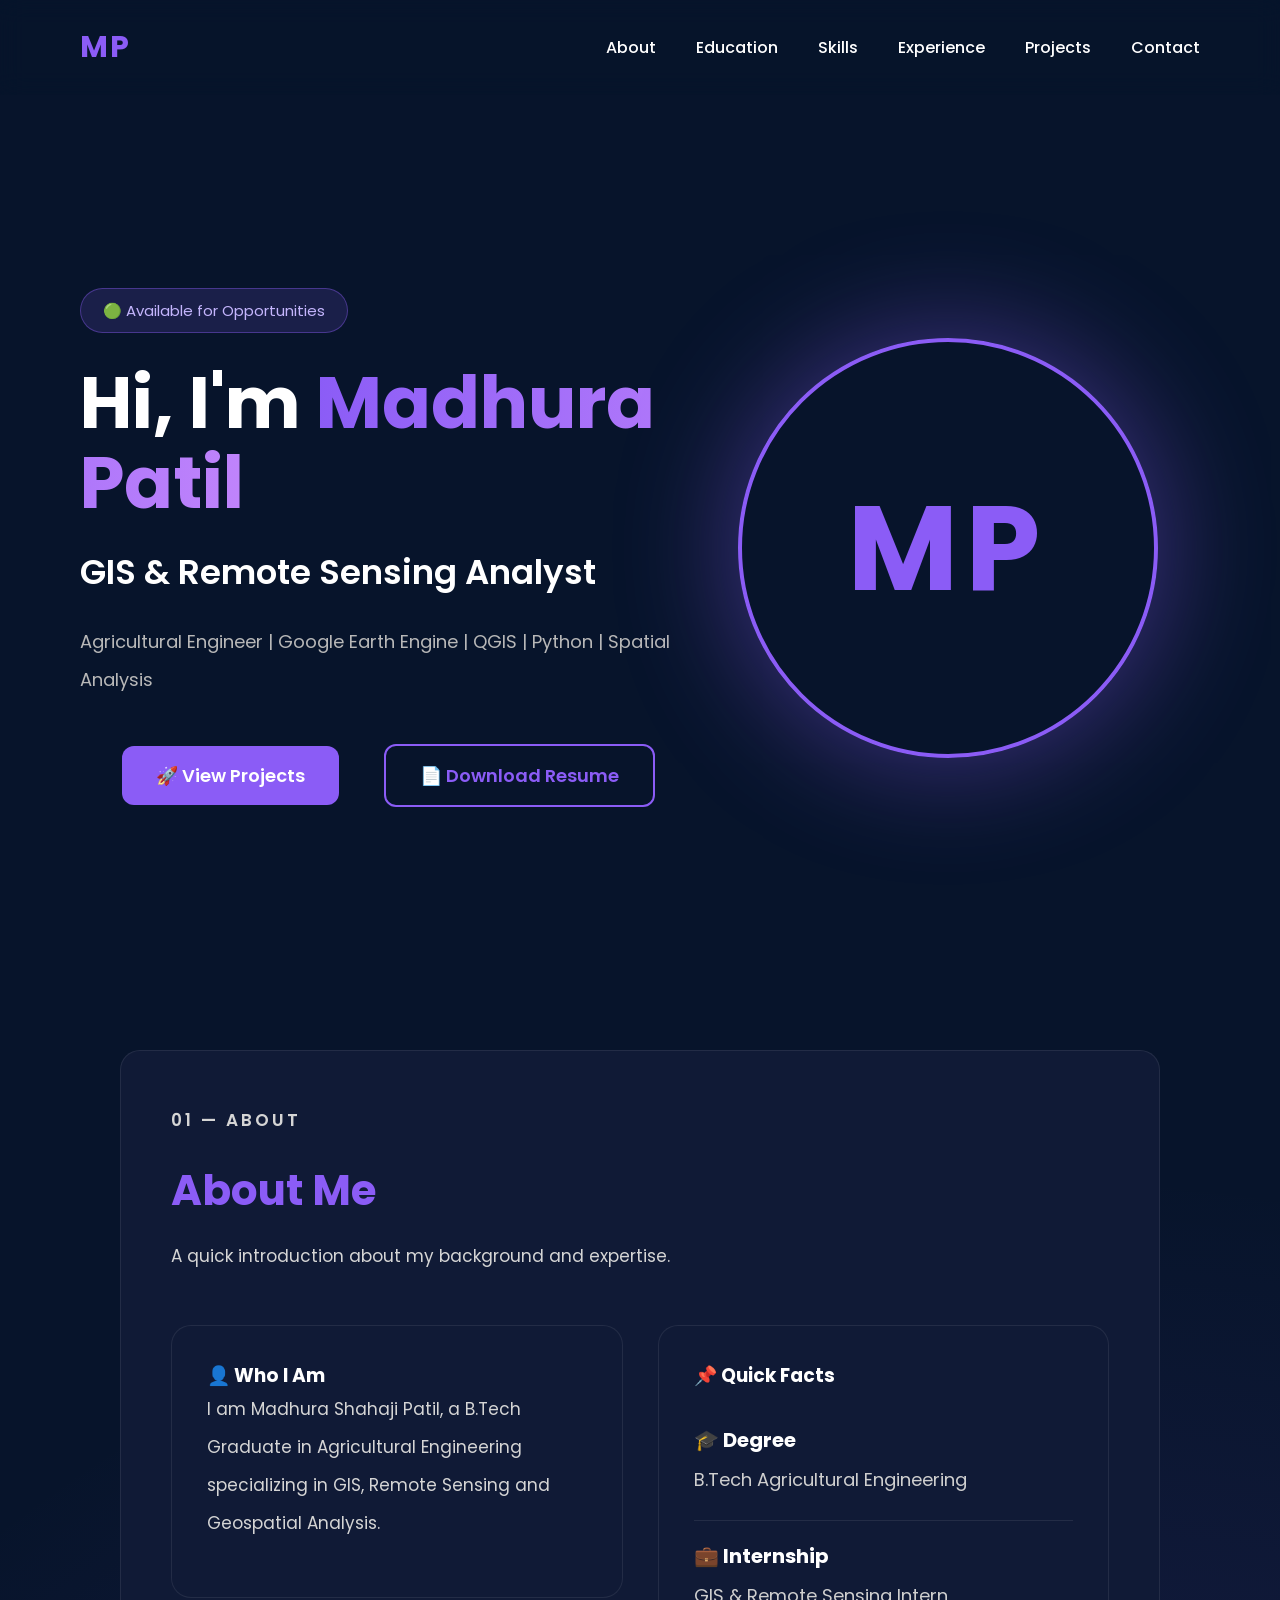
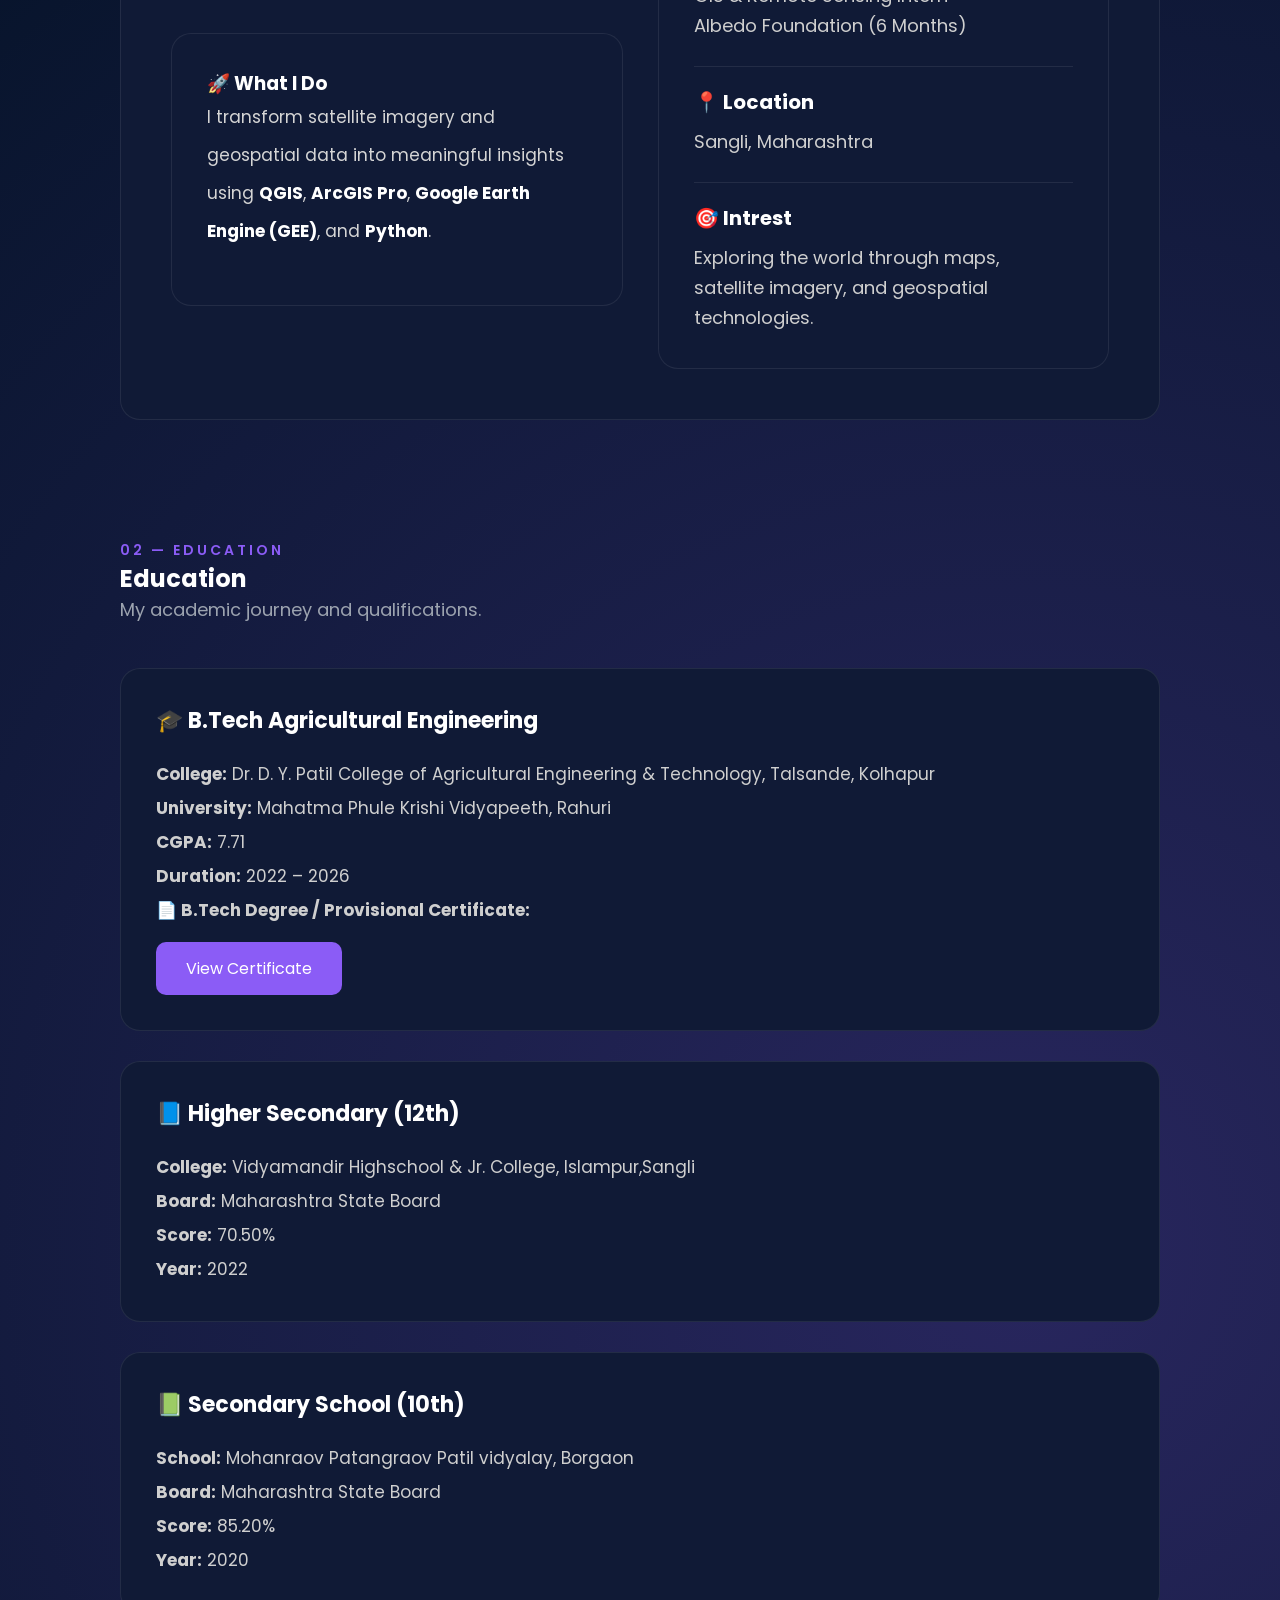
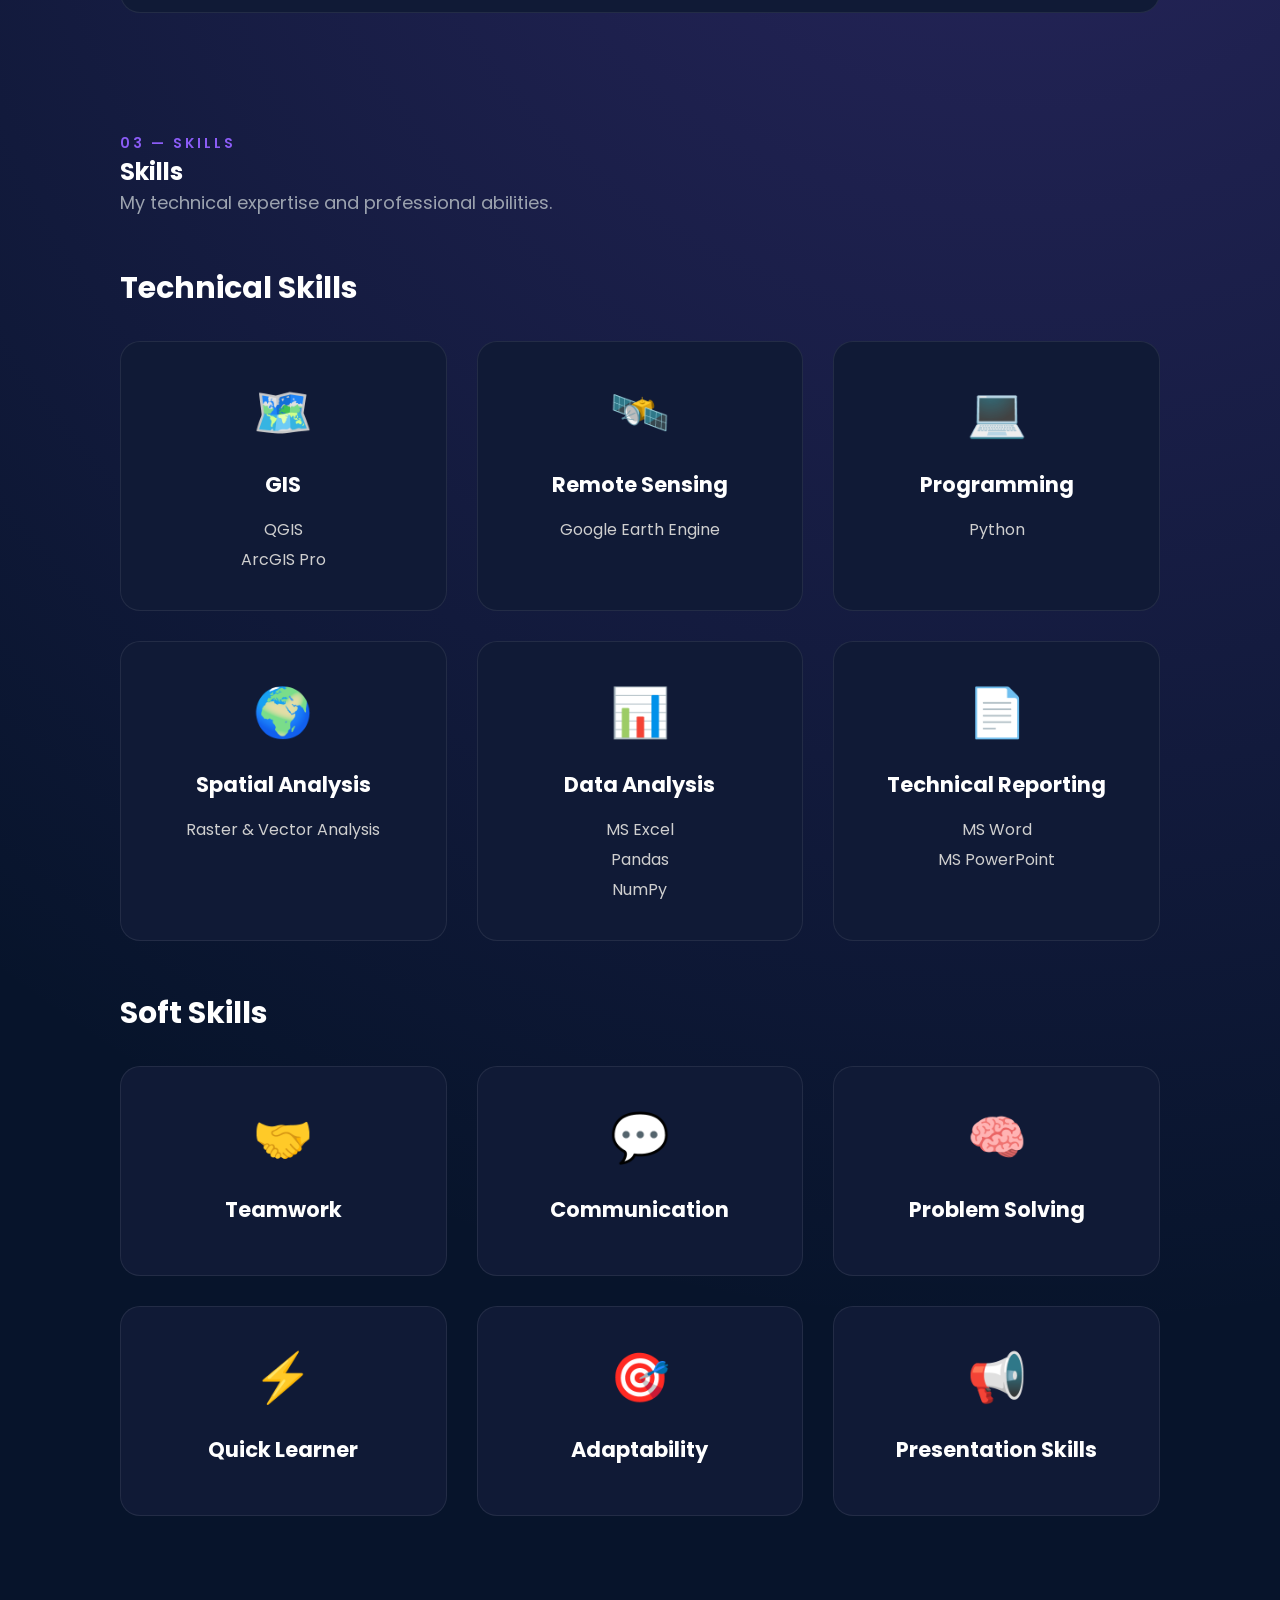
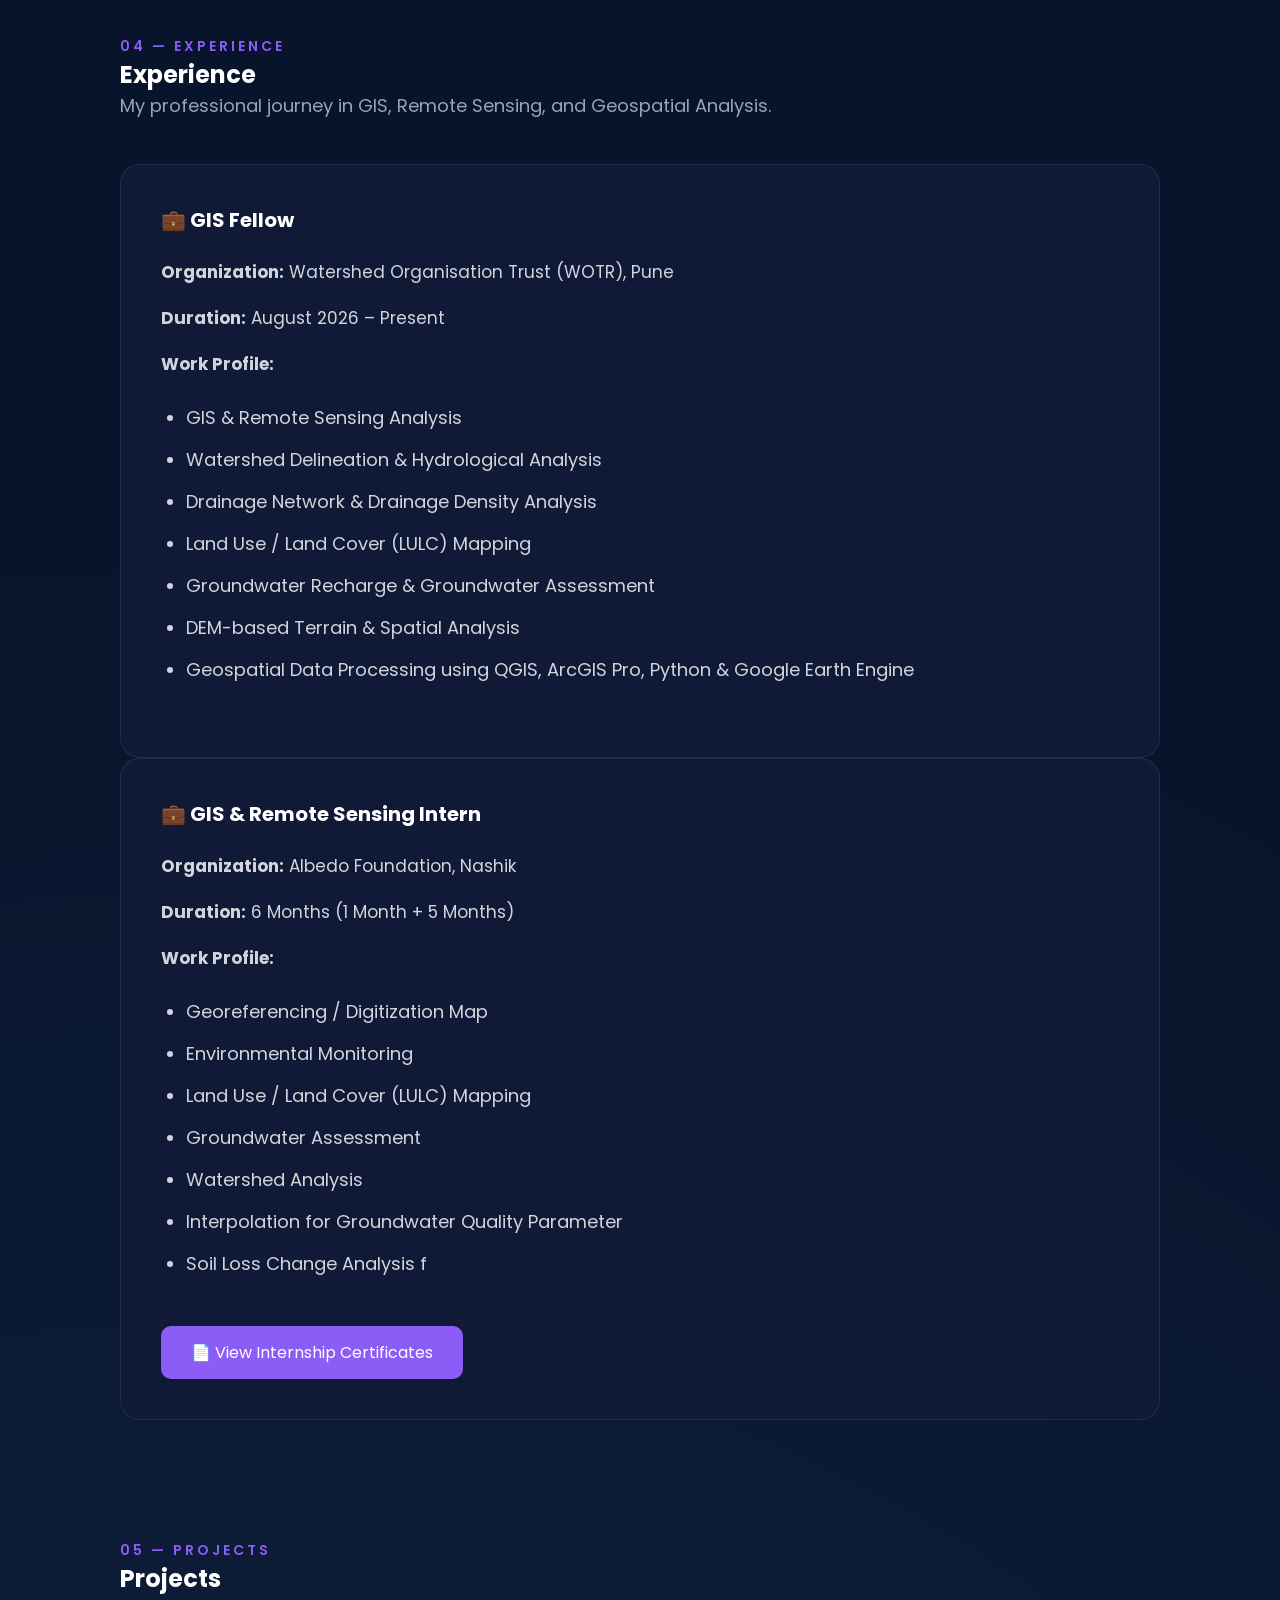
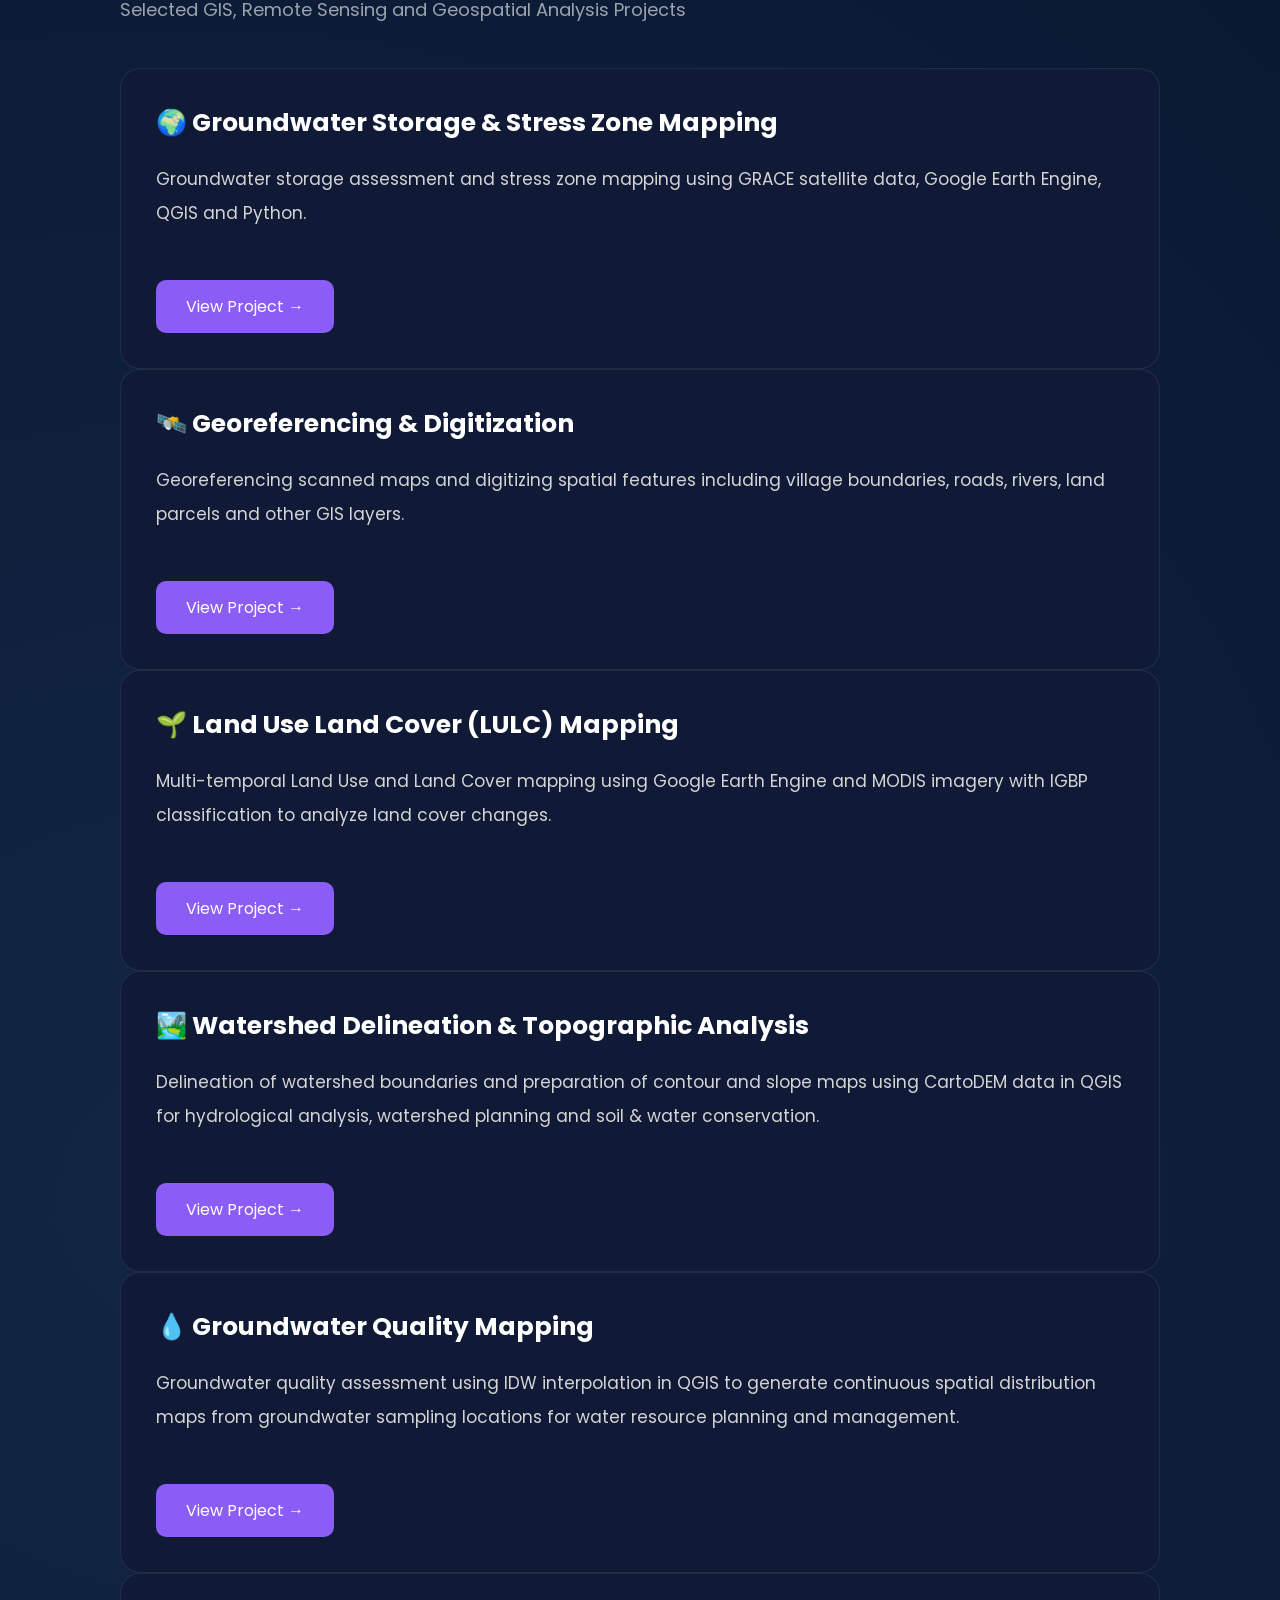
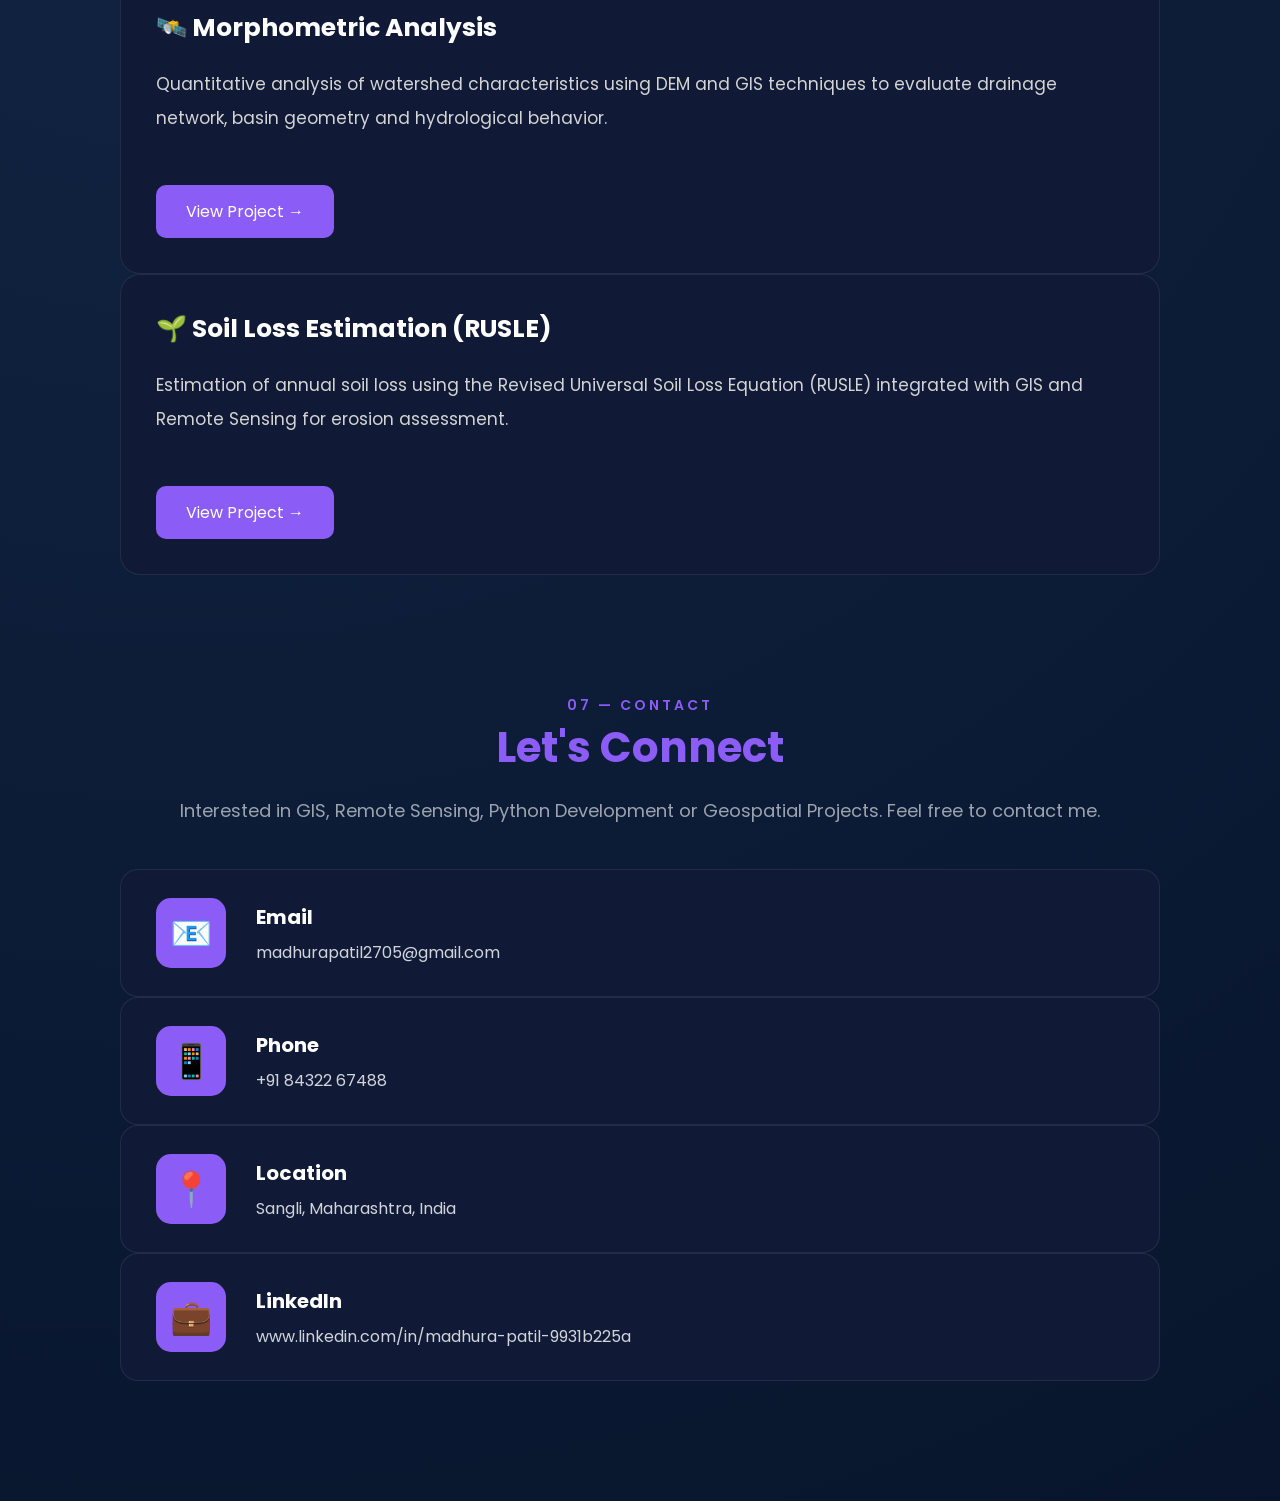
<file: index.html>
<!DOCTYPE html>
<html lang="en">

<head>

    <meta charset="UTF-8">

    <meta name="viewport"
          content="width=device-width, initial-scale=1.0">

    <title>Madhura Patil | Portfolio</title>

    <!-- Google Font -->
    <link rel="preconnect" href="https://fonts.googleapis.com">
    <link rel="preconnect" href="https://fonts.gstatic.com" crossorigin>
    <link href="https://fonts.googleapis.com/css2?family=Poppins:wght@300;400;500;600;700&display=swap" rel="stylesheet">

    <!-- CSS File -->
    <link rel="stylesheet" href="style.css">
    
</head>

<bodys>

    <nav>

        <div class="logo">

            MP

        </div>

        <ul>

            <li><a href="#about">About</a></li>
            <li><a href="#education">Education</a></li>
            <li><a href="#skills">Skills</a></li>
            <li><a href="#experience">Experience</a></li>
            <li><a href="#projects">Projects</a></li>
            <li><a href="#contact">Contact</a></li>

        </ul>

    </nav>

    <section class="hero">

    <!-- LEFT -->
    <div class="hero-left">

        <div class="badge">
            🟢 Available for Opportunities
        </div>

        <h1>
            Hi, I'm
            <span>Madhura Patil</span>
        </h1>

        <h2>GIS & Remote Sensing Analyst</h2>

        <p>
            Agricultural Engineer | Google Earth Engine |
            QGIS | Python | Spatial Analysis
        </p>

        <!-- BUTTONS INSIDE hero-left -->
        <div class="hero-buttons">

            <a href="#projects" class="btn-primary">
                🚀 View Projects
            </a>

            <a href="assets/Resume.pdf"
               class="btn-secondary"
               download>

                📄 Download Resume

            </a>

        </div>

    </div>

    <!-- RIGHT -->
    <div class="hero-right">

        <div class="profile-circle">

            <span>MP</span>

        </div>

    </div>

</section>

    <!-- ==========================
     ABOUT SECTION
    =========================== -->

<section class="about" id="about">

    <div class="about-container">
    <p class="section-number">01 — ABOUT</p>

<h2>About Me</h2>

<p class="section-subtitle">
    A quick introduction about my background and expertise.
</p>

<div class="about-grid">

    <div class="left-column">

        <div class="about-card">

            <h3>👤 Who I Am</h3>

            <p>
                I am Madhura Shahaji Patil,
                a B.Tech Graduate in Agricultural Engineering
                specializing in GIS, Remote Sensing
                and Geospatial Analysis.
            </p>

        </div>

        <div class="about-card">

        <h3>🚀 What I Do</h3>

        <p>
        I transform satellite imagery and geospatial data into meaningful insights using
        <strong>QGIS</strong>,
        <strong>ArcGIS Pro</strong>,
        <strong>Google Earth Engine (GEE)</strong>,
        and <strong>Python</strong>.

        </p>

        </div>

    </div>

    <div class="right-column">

        <div class="about-card">

    <h3>📌 Quick Facts</h3>

    <div class="fact">
        <h4>🎓 Degree</h4>
        <p>B.Tech Agricultural Engineering</p>
    </div>

    <div class="fact">
        <h4>💼 Internship</h4>
        <p>GIS & Remote Sensing Intern</p>
        <p>Albedo Foundation (6 Months)</p>
    </div>

    <div class="fact">
        <h4>📍 Location</h4>
        <p>Sangli, Maharashtra</p>
    </div>

    <div class="fact">
        <h4>🎯 Intrest</h4>
        <p>Exploring the world through maps, satellite imagery, and geospatial technologies.</p>
    </div>
</div>
    </div>

</div>

    </div>

</section>

<!-- ==========================
     EDUCATION SECTION
=========================== -->

<section class="education" id="education">

    <div class="education-container">

        <p class="section-number">02 — EDUCATION</p>

        <h2>Education</h2>

        <p class="section-subtitle">
            My academic journey and qualifications.
        </p>

        <div class="education-card">

            <h3>🎓 B.Tech Agricultural Engineering</h3>

            <p><strong>College:</strong> Dr. D. Y. Patil College of Agricultural Engineering & Technology, Talsande, Kolhapur</p>

            <p><strong>University:</strong> Mahatma Phule Krishi Vidyapeeth, Rahuri</p>

            <p><strong>CGPA:</strong> 7.71</p>

            <p><strong>Duration:</strong> 2022 – 2026</p>

            <p><strong>📄 B.Tech Degree / Provisional Certificate:</strong></p>

            <a href="pages/certificate-btech.html" class="view-btn">
               View Certificate
            </a>

        </div>

        <div class="education-card">

            <h3>📘 Higher Secondary (12th)</h3>

            <p><strong>College:</strong> Vidyamandir Highschool & Jr. College, Islampur,Sangli</p>

            <p><strong>Board:</strong> Maharashtra State Board</p>

            <p><strong>Score:</strong> 70.50%</p>

            <p><strong>Year:</strong> 2022</p>

        </div>

        <div class="education-card">

            <h3>📗 Secondary School (10th)</h3>

            <p><strong>School:</strong> Mohanraov Patangraov Patil vidyalay, Borgaon </p>

            <p><strong>Board:</strong> Maharashtra State Board</p>

            <p><strong>Score:</strong> 85.20%</p>

            <p><strong>Year:</strong> 2020</p>

        </div>

    </div>

</section>

<!-- ==========================
     SKILLS SECTION
=========================== -->

<section class="skills" id="skills">

    <div class="skills-container">

        <p class="section-number">03 — SKILLS</p>

        <h2>Skills</h2>

        <p class="section-subtitle">
            My technical expertise and professional abilities.
        </p>

        <!-- Technical Skills -->

        <h3 class="skill-heading">Technical Skills</h3>

        <div class="skills-grid">

            <div class="skill-card">
                <div class="skill-icon">🗺️</div>
                <h4>GIS</h4>
                <p>QGIS<br>ArcGIS Pro</p>
            </div>

            <div class="skill-card">
                <div class="skill-icon">🛰️</div>
                <h4>Remote Sensing</h4>
                <p>Google Earth Engine</p>
            </div>

            <div class="skill-card">
                <div class="skill-icon">💻</div>
                <h4>Programming</h4>
                <p>Python</p>
            </div>

            <div class="skill-card">
                <div class="skill-icon">🌍</div>
                <h4>Spatial Analysis</h4>
                <p>Raster & Vector Analysis</p>
            </div>

            <div class="skill-card">
                <div class="skill-icon">📊</div>
                <h4>Data Analysis</h4>
                <p>MS Excel<br>Pandas<br>NumPy</p>
            </div>

            <div class="skill-card">
                <div class="skill-icon">📄</div>
                <h4>Technical Reporting</h4>
                <p>MS Word<br>MS PowerPoint</p>
            </div>

        </div>

        <!-- Soft Skills -->

        <h3 class="skill-heading">Soft Skills</h3>

        <div class="skills-grid">

            <div class="skill-card">
                <div class="skill-icon">🤝</div>
                <h4>Teamwork</h4>
            </div>

            <div class="skill-card">
                <div class="skill-icon">💬</div>
                <h4>Communication</h4>
            </div>

            <div class="skill-card">
                <div class="skill-icon">🧠</div>
                <h4>Problem Solving</h4>
            </div>

            <div class="skill-card">
                <div class="skill-icon">⚡</div>
                <h4>Quick Learner</h4>
            </div>

            <div class="skill-card">
                <div class="skill-icon">🎯</div>
                <h4>Adaptability</h4>
            </div>

            <div class="skill-card">
                <div class="skill-icon">📢</div>
                <h4>Presentation Skills</h4>
            </div>

        </div>

    </div>

</section>

<!-- ==========================
     EXPERIENCE SECTION
=========================== -->

<section class="experience" id="experience">

    <div class="experience-container">

         <p class="section-number">04 — EXPERIENCE</p>

             <h2>Experience</h2>
 
         <p class="section-subtitle">
            My professional journey in GIS, Remote Sensing, and Geospatial Analysis.
         </p>
    
    <!-- WOTR Experience -->
        
         <div class="experience-card">

              <h3>💼 GIS Fellow</h3>

                 <p>
                     <strong>Organization:</strong> Watershed Organisation Trust (WOTR), Pune
                 </p>

                 <p>
                     <strong>Duration:</strong> August 2026 – Present
                 </p>

                 <p>
                 <strong>Work Profile:</strong>
                 </p>

             <ul>
        
                 <li>GIS & Remote Sensing Analysis</li>
        
                 <li>Watershed Delineation & Hydrological Analysis</li>
        
                 <li>Drainage Network & Drainage Density Analysis</li>
        
                 <li>Land Use / Land Cover (LULC) Mapping</li>
        
                 <li>Groundwater Recharge & Groundwater Assessment</li>
        
                 <li>DEM-based Terrain & Spatial Analysis</li>
        
                 <li>Geospatial Data Processing using QGIS, ArcGIS Pro, Python & Google Earth Engine</li>
             </ul>

         </div>

         
         <div class="experience-card">

             <h3>💼 GIS & Remote Sensing Intern</h3>

                 <p><strong>Organization:</strong> Albedo Foundation, Nashik</p>

                 <p><strong>Duration:</strong> 6 Months (1 Month + 5 Months)</p>

                 <p><strong>Work Profile:</strong></p>

             <ul>

                 <li>Georeferencing / Digitization Map</li>

                 <li>Environmental Monitoring</li>

                 <li>Land Use / Land Cover (LULC) Mapping</li>

                 <li>Groundwater Assessment</li>

                 <li>Watershed Analysis</li>

                 <li> Interpolation for Groundwater Quality Parameter</li>

                 <li> Soil Loss Change Analysis f</li>

             </ul>

                 <a href="pages/Internship-Certificates.html" class="view-btn">
                     📄 View Internship Certificates
                 </a>

        </div>
    
     </div>

</section>

<!-- ==========================
     PROJECTS SECTION
=========================== -->

<section class="projects" id="projects">

    <p class="section-number">
        05 — PROJECTS
    </p>

    <h2>Projects</h2>

    <p class="section-subtitle">
        Selected GIS, Remote Sensing and Geospatial Analysis Projects
    </p>

     <div class="project-grid">

        <div class="project-card">

            <h3>🌍 Groundwater Storage & Stress Zone Mapping</h3>

            <p>
                Groundwater storage assessment and stress zone mapping
                using GRACE satellite data, Google Earth Engine,
                QGIS and Python.
            </p>

            <a href="pages/groundwater-project.html"
               class="view-btn">

                View Project →

            </a>

        </div>

        <div class="project-card">

             <h3>🛰️ Georeferencing & Digitization</h3>

             <p>

                 Georeferencing scanned maps and digitizing spatial
                 features including village boundaries, roads,
                 rivers, land parcels and other GIS layers.

             </p>

             <a href="pages/georeferencing-project.html"
               class="view-btn">

             View Project →

            </a>

        </div>
        
        <div class="project-card">

             <h3>🌱 Land Use Land Cover (LULC) Mapping</h3>

             <p>

                 Multi-temporal Land Use and Land Cover mapping using
                 Google Earth Engine and MODIS imagery with IGBP
                 classification to analyze land cover changes.

             </p>

             <a href="pages/lulc-project.html"
                class="view-btn">

                 View Project →

             </a>

        </div>

        <div class="project-card">

             <h3>🏞️ Watershed Delineation & Topographic Analysis</h3>

             <p>

                 Delineation of watershed boundaries and preparation of
                 contour and slope maps using CartoDEM data in QGIS for
                 hydrological analysis, watershed planning and soil &
                 water conservation.

             </p>

             <a href="pages/watershed-project.html" 
                class="view-btn">

                  View Project →

              </a>

        </div>

        <div class="project-card">

             <h3>💧 Groundwater Quality Mapping</h3>

             <p>

                 Groundwater quality assessment using IDW interpolation in QGIS
                 to generate continuous spatial distribution maps from groundwater
                 sampling locations for water resource planning and management.

             </p>

             <a href="pages/Water-Quality_project.html" class="view-btn">

                 View Project →

             </a>

        </div>

        <div class="project-card">

             <h3>🛰️ Morphometric Analysis</h3>

             <p>

                 Quantitative analysis of watershed characteristics using
                 DEM and GIS techniques to evaluate drainage network,
                 basin geometry and hydrological behavior.

             </p>

             <a href="pages/morphometric-project.html" class="view-btn">

                 View Project →

             </a>

        </div>

        <div class="project-card">

             <h3>🌱 Soil Loss Estimation (RUSLE)</h3>

             <p>

                 Estimation of annual soil loss using the Revised Universal
                 Soil Loss Equation (RUSLE) integrated with GIS and
                 Remote Sensing for erosion assessment.

             </p>

             <a href="pages/rusle-project.html" class="view-btn">

                 View Project →

             </a>

        </div>

     </div>

</section>

<!-- ===========================
     CONTACT SECTION
=========================== -->

<section class="contact" id="contact">

    <p class="section-number">07 — CONTACT</p>

    <h2>Let's Connect</h2>

    <p class="section-subtitle">

        Interested in GIS, Remote Sensing, Python Development or
        Geospatial Projects. Feel free to contact me.

    </p>

 <div class="contact-card">

    <div class="contact-icon">📧</div>

         <div class="contact-info">

             <h3>Email</h3>

             <a href="mailto:madhurapatil2705@gmail.com">
                 madhurapatil2705@gmail.com
             </a>

         </div>

     </div>

 <div class="contact-card">

     <div class="contact-icon">📱</div>

         <div class="contact-info">

             <h3>Phone</h3>

             <p>+91 84322 67488</p>

         </div>

    </div>

 <div class="contact-card">

     <div class="contact-icon">📍</div>

         <div class="contact-info">

             <h3>Location</h3>

             <p>Sangli, Maharashtra, India</p>

         </div>

     </div>

 <div class="contact-card">

     <div class="contact-icon">💼</div>

         <div class="contact-info">

             <h3>LinkedIn</h3>
             <p>www.linkedin.com/in/madhura-patil-9931b225a</p>


     </div>

</section>

</bodys>

</html>
</file>
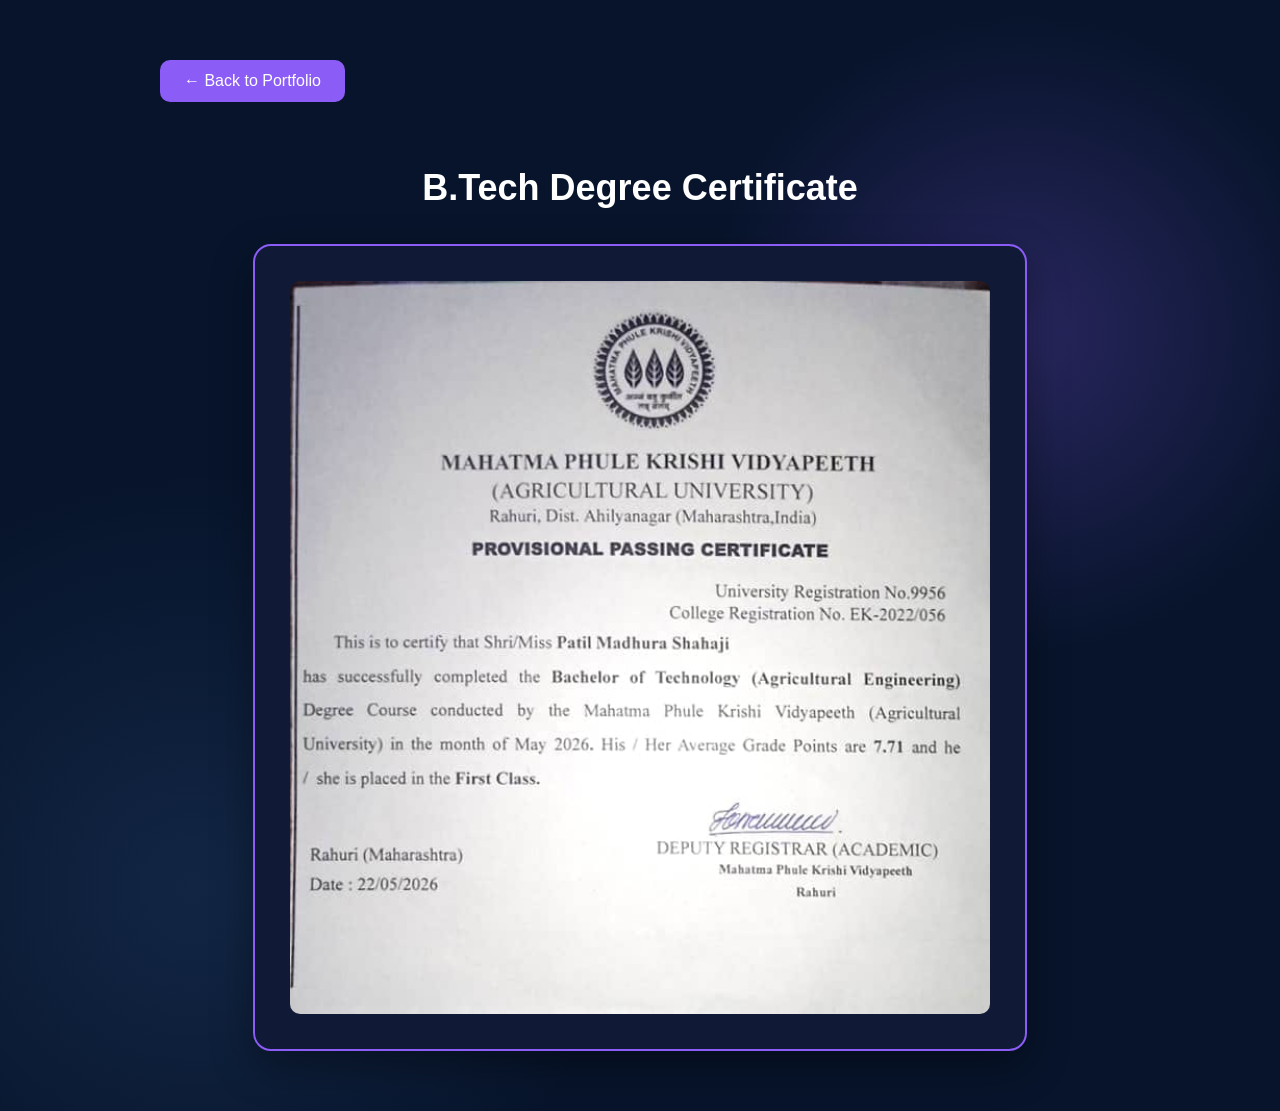
<file: pages/certificate-btech.html>
<!DOCTYPE html>
<html lang="en">

<head>

    <meta charset="UTF-8">

    <meta name="viewport" content="width=device-width, initial-scale=1.0">

    <title>B.Tech Certificate | Madhura Patil</title>

    <link rel="stylesheet" href="../style.css">

</head>

<body>

    <section class="certificate-page">

        <a href="../index.html#education" class="back-btn">
            ← Back to Portfolio
        </a>

        <div style="clear:both;"></div>

        <h1>B.Tech Degree Certificate</h1>

        <div class="certificate-box">

             <img src="../assets/Certificate.jpeg"
                 alt="B.Tech Certificate"
                 class="certificate-img">

        </div>

    </section>

</body>

</html>
</file>
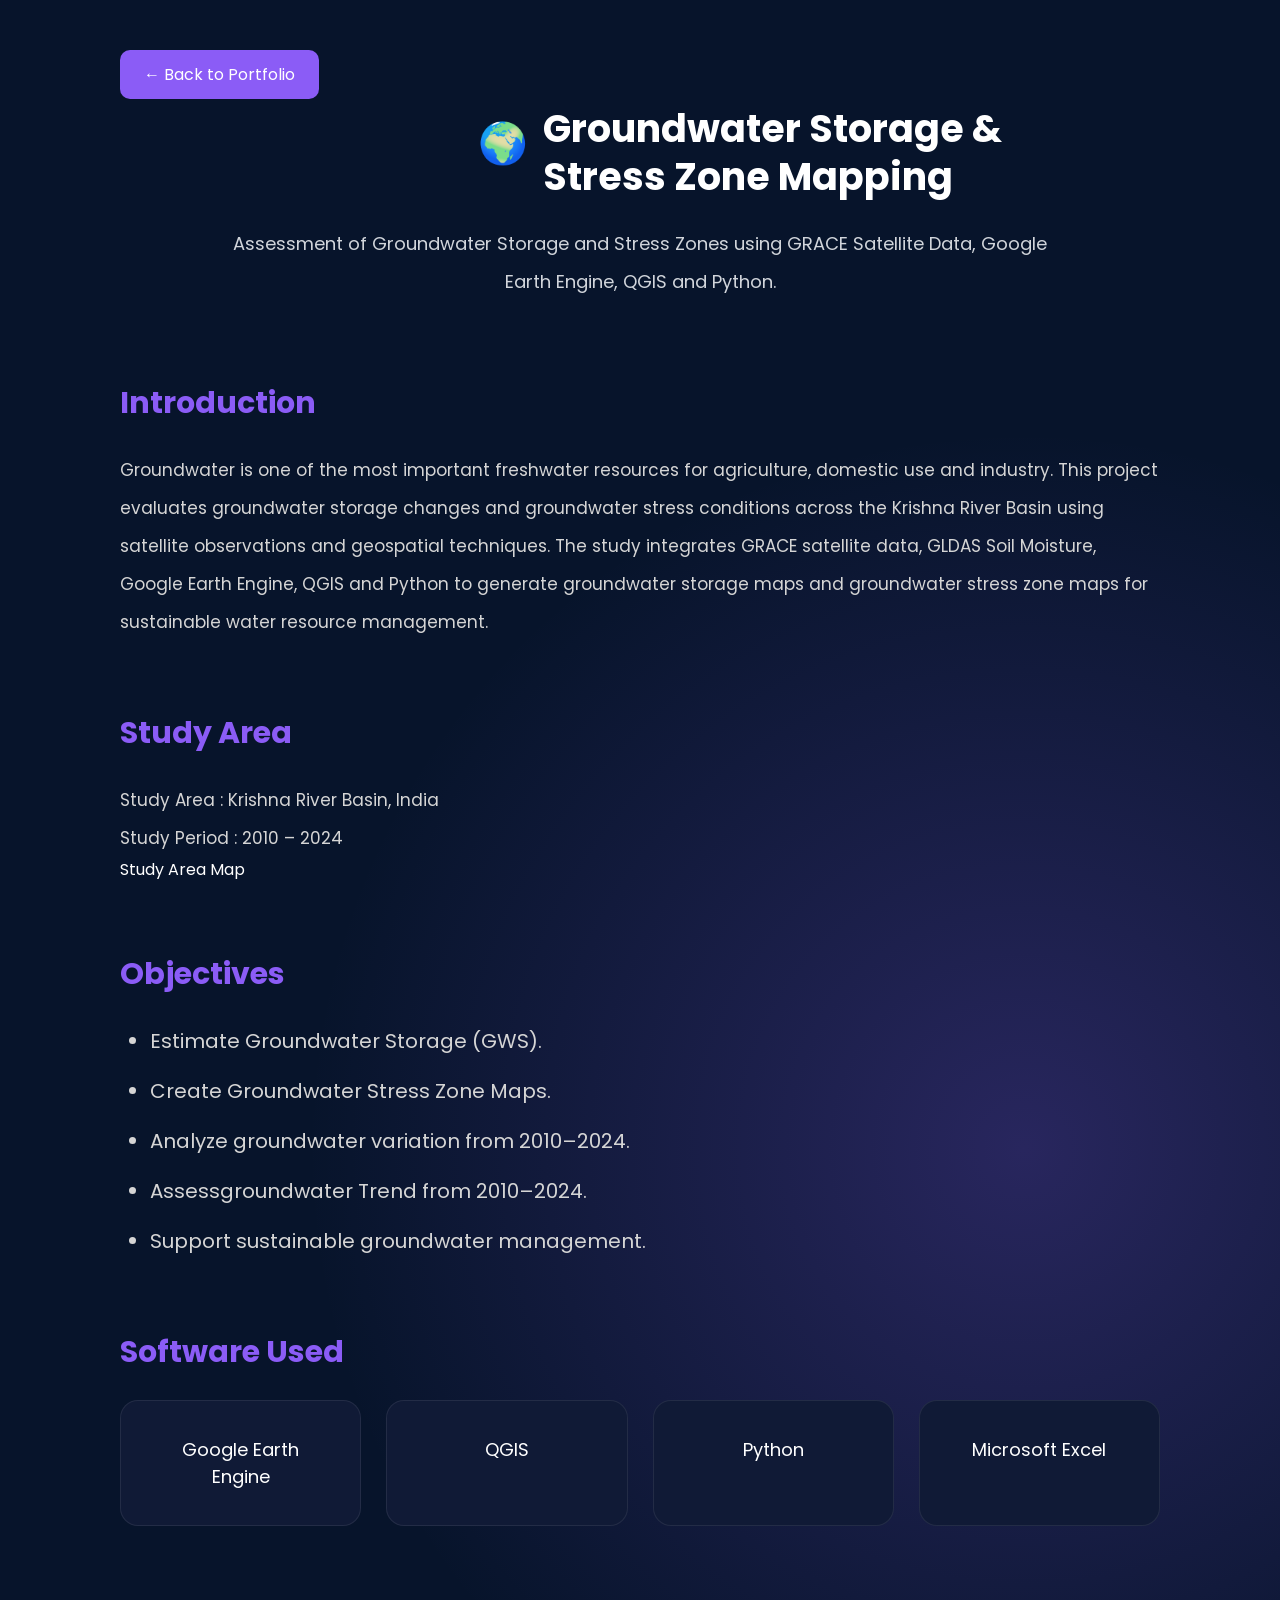
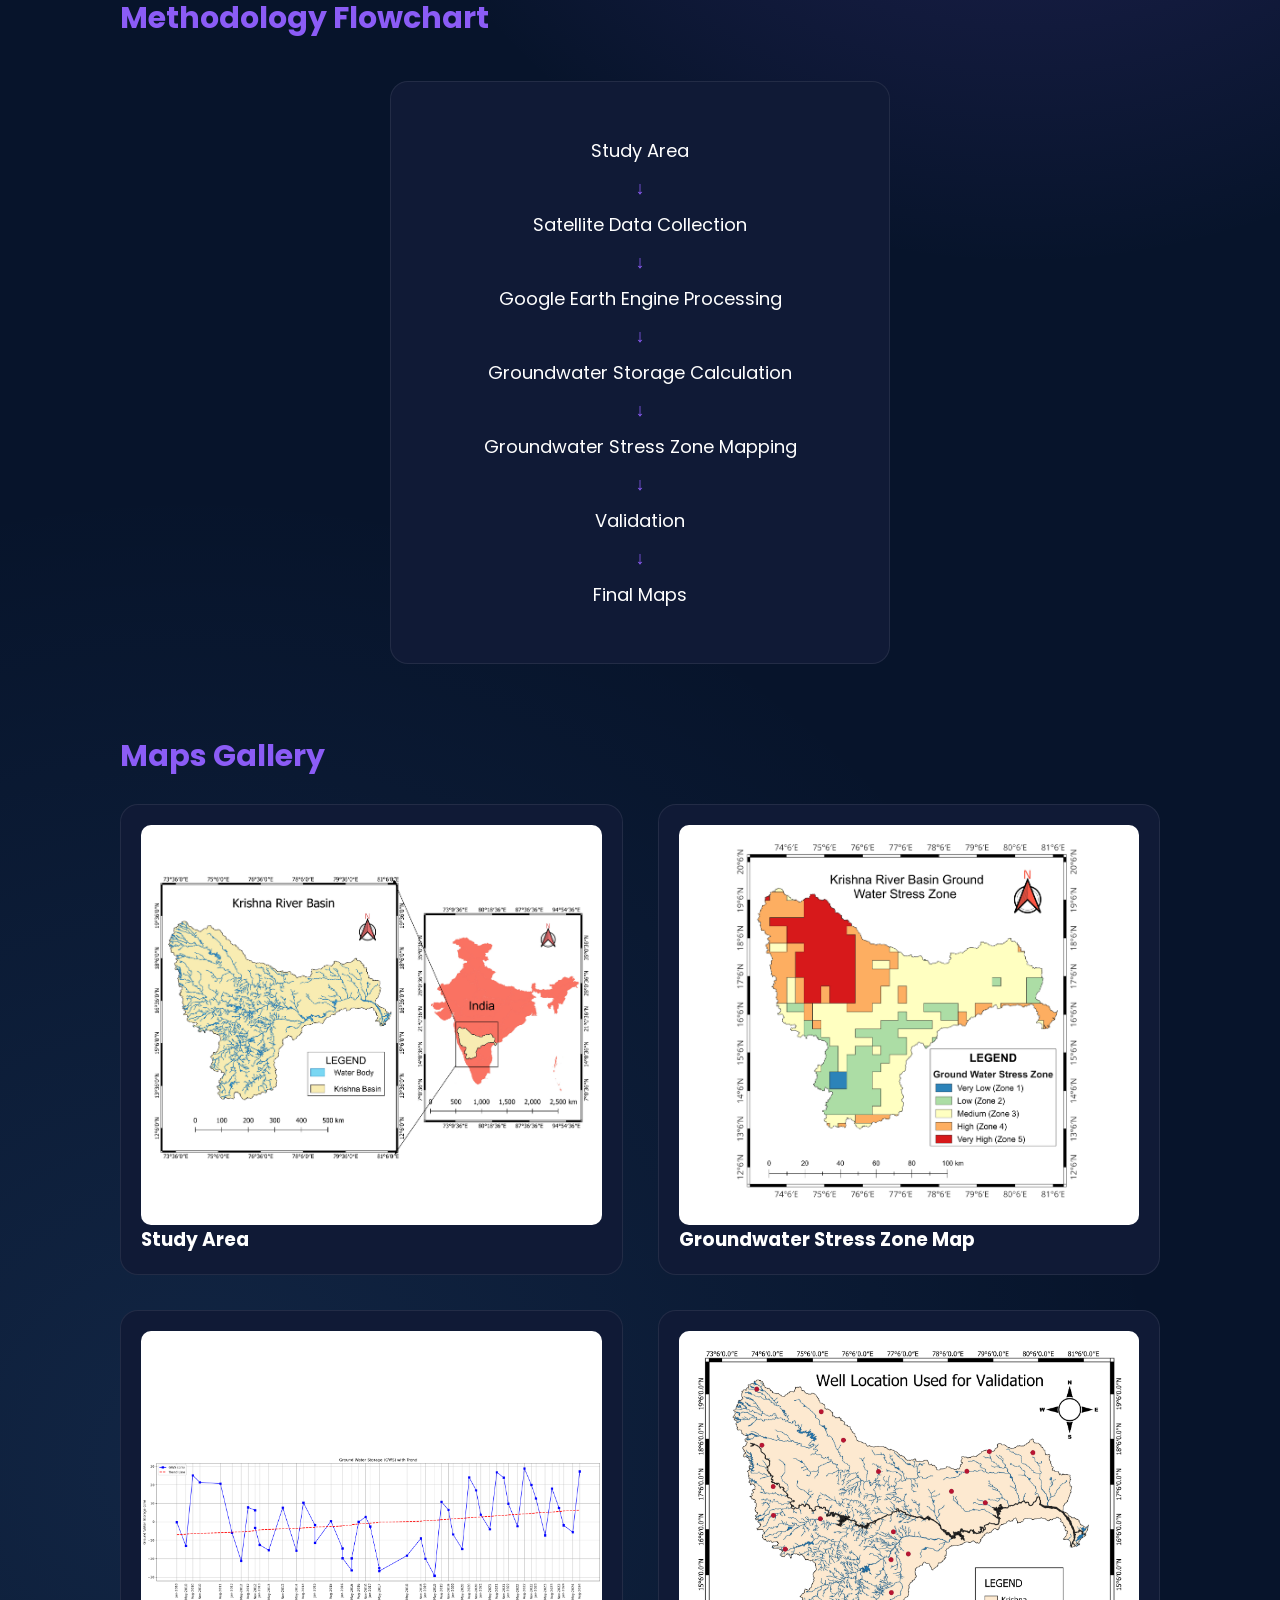
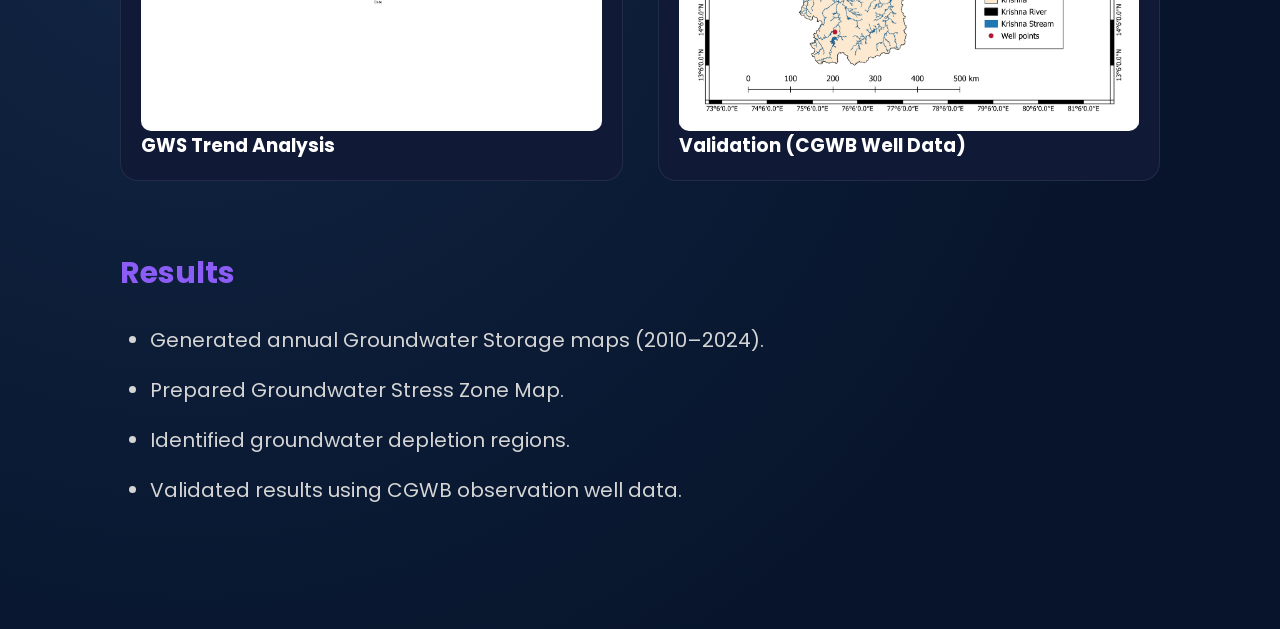
<file: pages/groundwater-project.html>
<!DOCTYPE html>
<html lang="en">

<head>

<meta charset="UTF-8">

<meta name="viewport"
content="width=device-width, initial-scale=1.0">

<title>Groundwater Storage & Stress Zone Mapping</title>

<link rel="preconnect" href="https://fonts.googleapis.com">

<link rel="preconnect" href="https://fonts.gstatic.com" crossorigin>

<link href="https://fonts.googleapis.com/css2?family=Poppins:wght@300;400;500;600;700&display=swap" rel="stylesheet">

<link rel="stylesheet" href="../style.css">

</head>

<body>

<div class="project-page">

<div class="back-section">

    <a href="../index.html#projects" class="back-btn">
        ← Back to Portfolio
    </a>

</div>

<section class="project-title">

    <div class="title-row">

        <span class="project-icon">🌍</span>

        <div class="title-text">

            Groundwater Storage &
            <br>
            Stress Zone Mapping

        </div>

    </div>

    <p>

        Assessment of Groundwater Storage and Stress Zones
        using GRACE Satellite Data, Google Earth Engine,
        QGIS and Python.

    </p>

</section>

<!-- INTRODUCTION -->

<section class="project-section">

<h2>Introduction</h2>

<p>

Groundwater is one of the most important freshwater resources
for agriculture, domestic use and industry.

This project evaluates groundwater storage changes and
groundwater stress conditions across the Krishna River Basin
using satellite observations and geospatial techniques.

The study integrates GRACE satellite data,
GLDAS Soil Moisture,
Google Earth Engine,
QGIS and Python
to generate groundwater storage maps
and groundwater stress zone maps
for sustainable water resource management.

</p>

</section>

<!-- STUDY AREA -->

<section class="project-section">

<h2>Study Area</h2>

<p>

Study Area :
Krishna River Basin, India

</p>

<p>

Study Period :
2010 – 2024

</p>

<div class="project-image">

Study Area Map

</div>

</section>

<!-- OBJECTIVES -->

<section class="project-section">

<h2>Objectives</h2>

<ul>

<li>Estimate Groundwater Storage (GWS).</li>

<li>Create Groundwater Stress Zone Maps.</li>

<li>Analyze groundwater variation from 2010–2024.</li>

<li>Assessgroundwater Trend from 2010–2024.</li>

<li>Support sustainable groundwater management.</li>

</ul>

</section>

<!-- SOFTWARE -->

<section class="project-section">

<h2>Software Used</h2>

<div class="software-grid">

<div class="software-card">

Google Earth Engine

</div>

<div class="software-card">

QGIS

</div>

<div class="software-card">

Python

</div>

<div class="software-card">

Microsoft Excel

</div>

</div>

</section>

<!-- METHODOLOGY -->

<section class="project-section">

<h2>Methodology Flowchart</h2>

<div class="flowchart">

<div>Study Area</div>

<div class="arrow">↓</div>

<div>Satellite Data Collection</div>

<div class="arrow">↓</div>

<div>Google Earth Engine Processing</div>

<div class="arrow">↓</div>

<div>Groundwater Storage Calculation</div>

<div class="arrow">↓</div>

<div>Groundwater Stress Zone Mapping</div>

<div class="arrow">↓</div>

<div>Validation</div>

<div class="arrow">↓</div>

<div>Final Maps</div>

</div>

</section>

<!-- MAPS -->

<section class="project-section">

    <h2>Maps Gallery</h2>

    <div class="gallery">

        <div class="gallery-item">

            <img src="../assets/Images/groundwater/study-area.jpg"
                 alt="Study Area">

            <h3>Study Area</h3>

        </div>

        <div class="gallery-item">

            <img src="../assets/Images/groundwater/gwsz-map.jpg"
                 alt="Groundwater Stress Zone">

            <h3>Groundwater Stress Zone Map</h3>

        </div>

        <div class="gallery-item">

            <img src="../assets/Images/groundwater/gws-trend.png"
                 alt="GWS Trend">

            <h3>GWS Trend Analysis</h3>

        </div>

        <div class="gallery-item">

            <img src="../assets/Images/groundwater/validation.jpg"
                 alt="Validation">

            <h3>Validation (CGWB Well Data)</h3>

        </div>

    </div>

</section>

<!-- RESULTS -->

<section class="project-section">

<h2>Results</h2>

<ul>

<li>Generated annual Groundwater Storage maps (2010–2024).</li>

<li>Prepared Groundwater Stress Zone Map.</li>

<li>Identified groundwater depletion regions.</li>

<li>Validated results using CGWB observation well data.</li>

</ul>

</section>

</div>

</body>

</html>
</file>
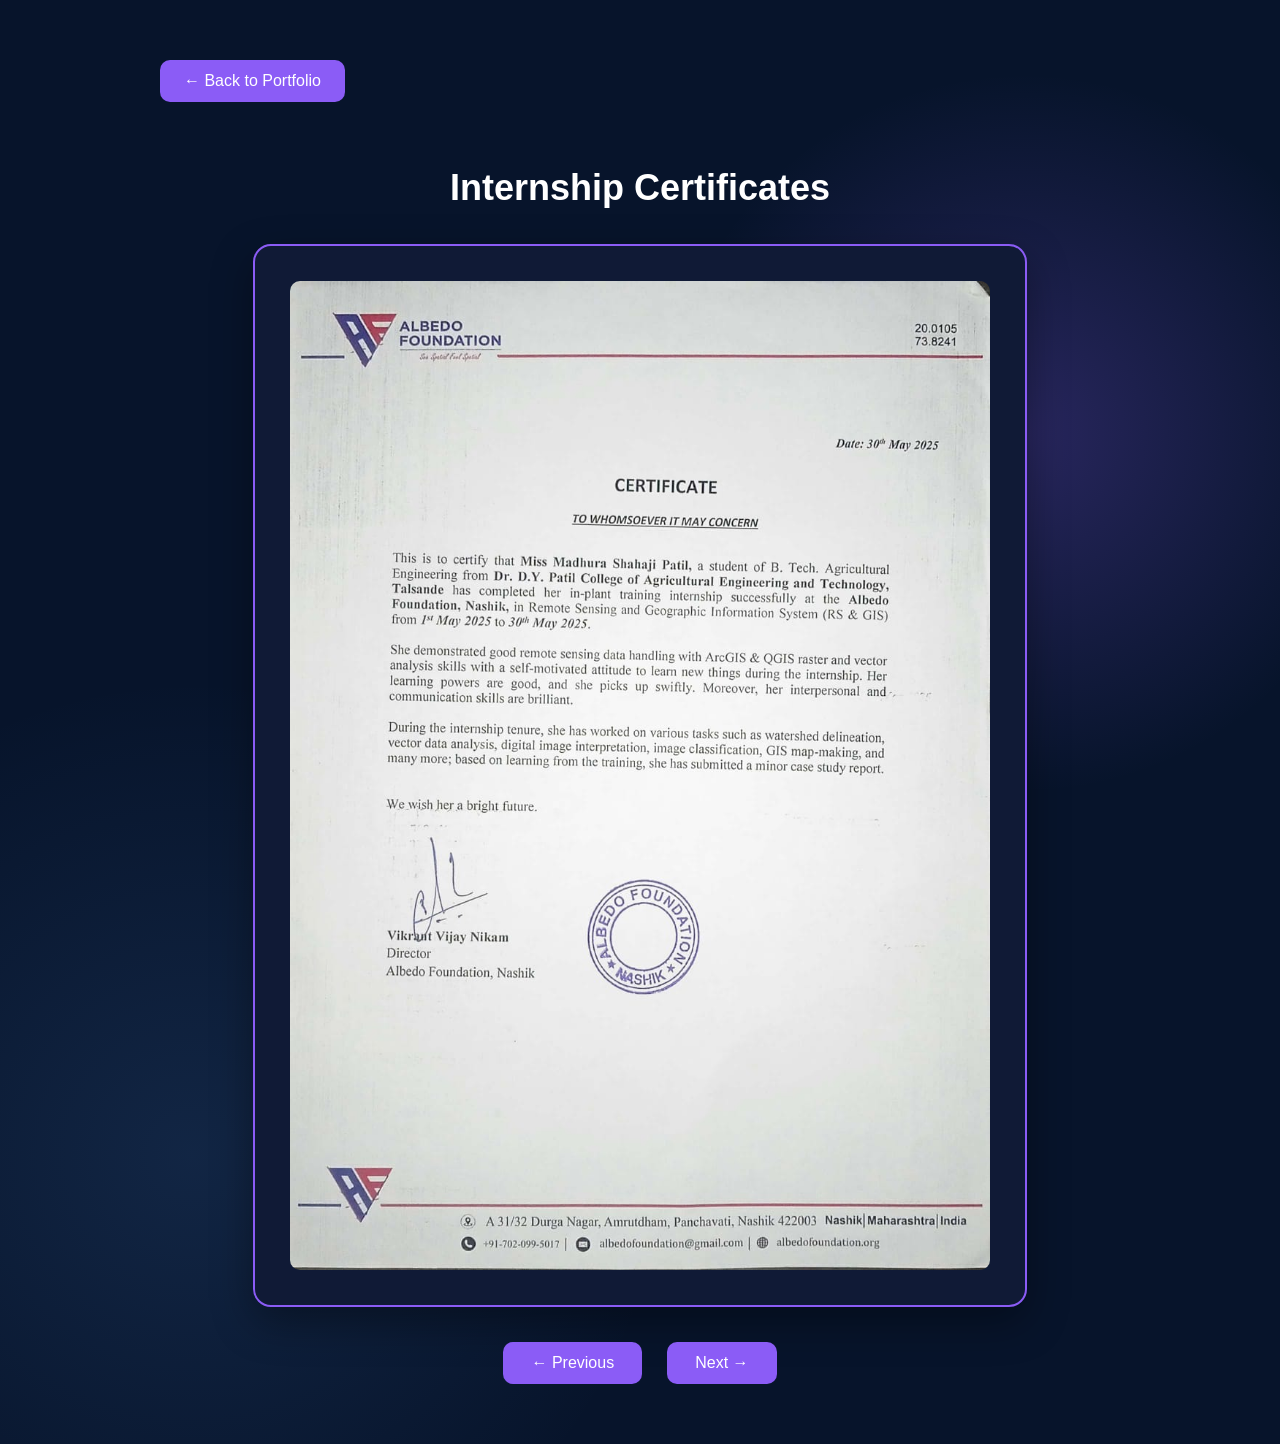
<file: pages/Internship-Certificates.html>
<!DOCTYPE html>
<html lang="en">

<head>

    <meta charset="UTF-8">

    <meta name="viewport" content="width=device-width, initial-scale=1.0">

    <title>Internship Certificates</title>

    <link rel="stylesheet" href="../style.css">

</head>

<body>

<section class="certificate-page">

<a href="../index.html#experience" class="back-btn">
← Back to Portfolio
</a>

<div style="clear:both;"></div>

<h1>Internship Certificates</h1>

<div class="certificate-box">

<img
id="certificateImage"
class="certificate-img"
src="../assets/Internship_1.jpeg"
alt="Certificate">

</div>

<div class="certificate-buttons">

<button id="prevBtn">
← Previous
</button>

<button id="nextBtn">
Next →
</button>

</div>

<script src="../script.js"></script>

</section>

</body>

</html>
</file>
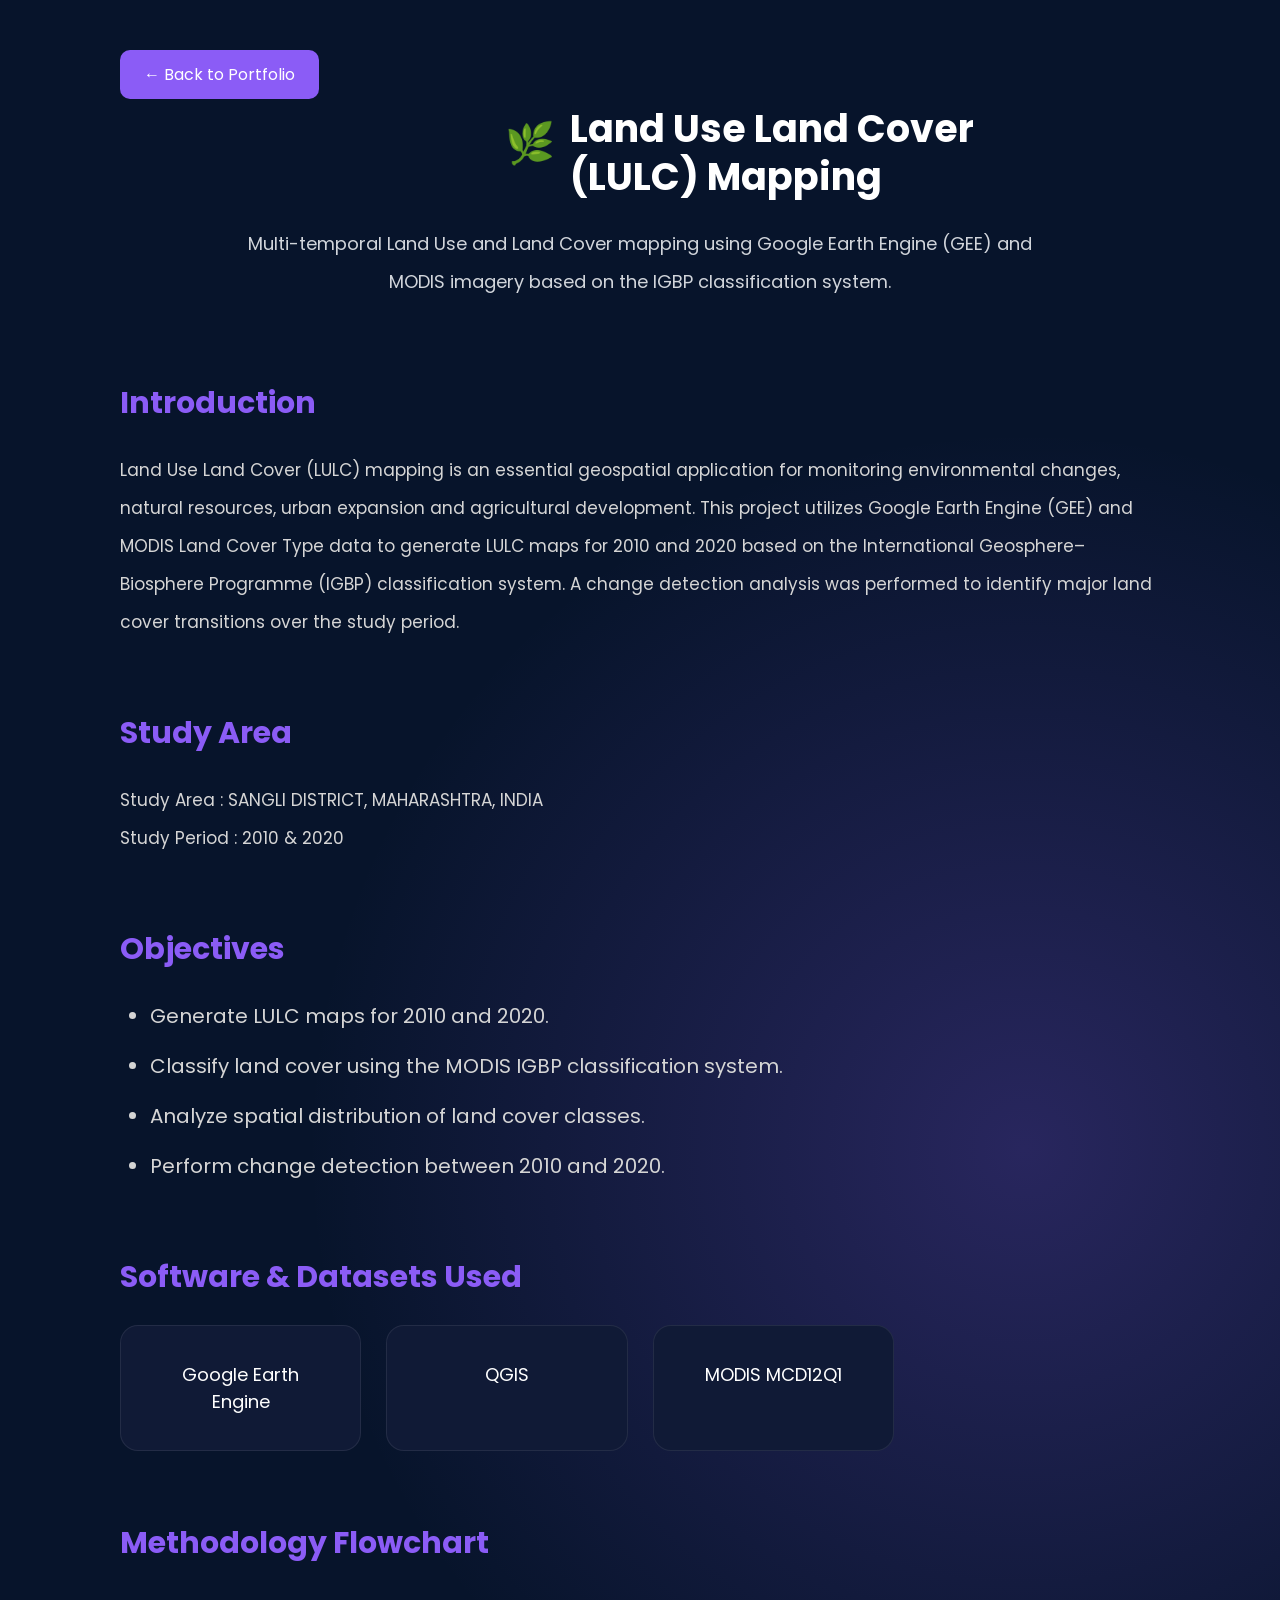
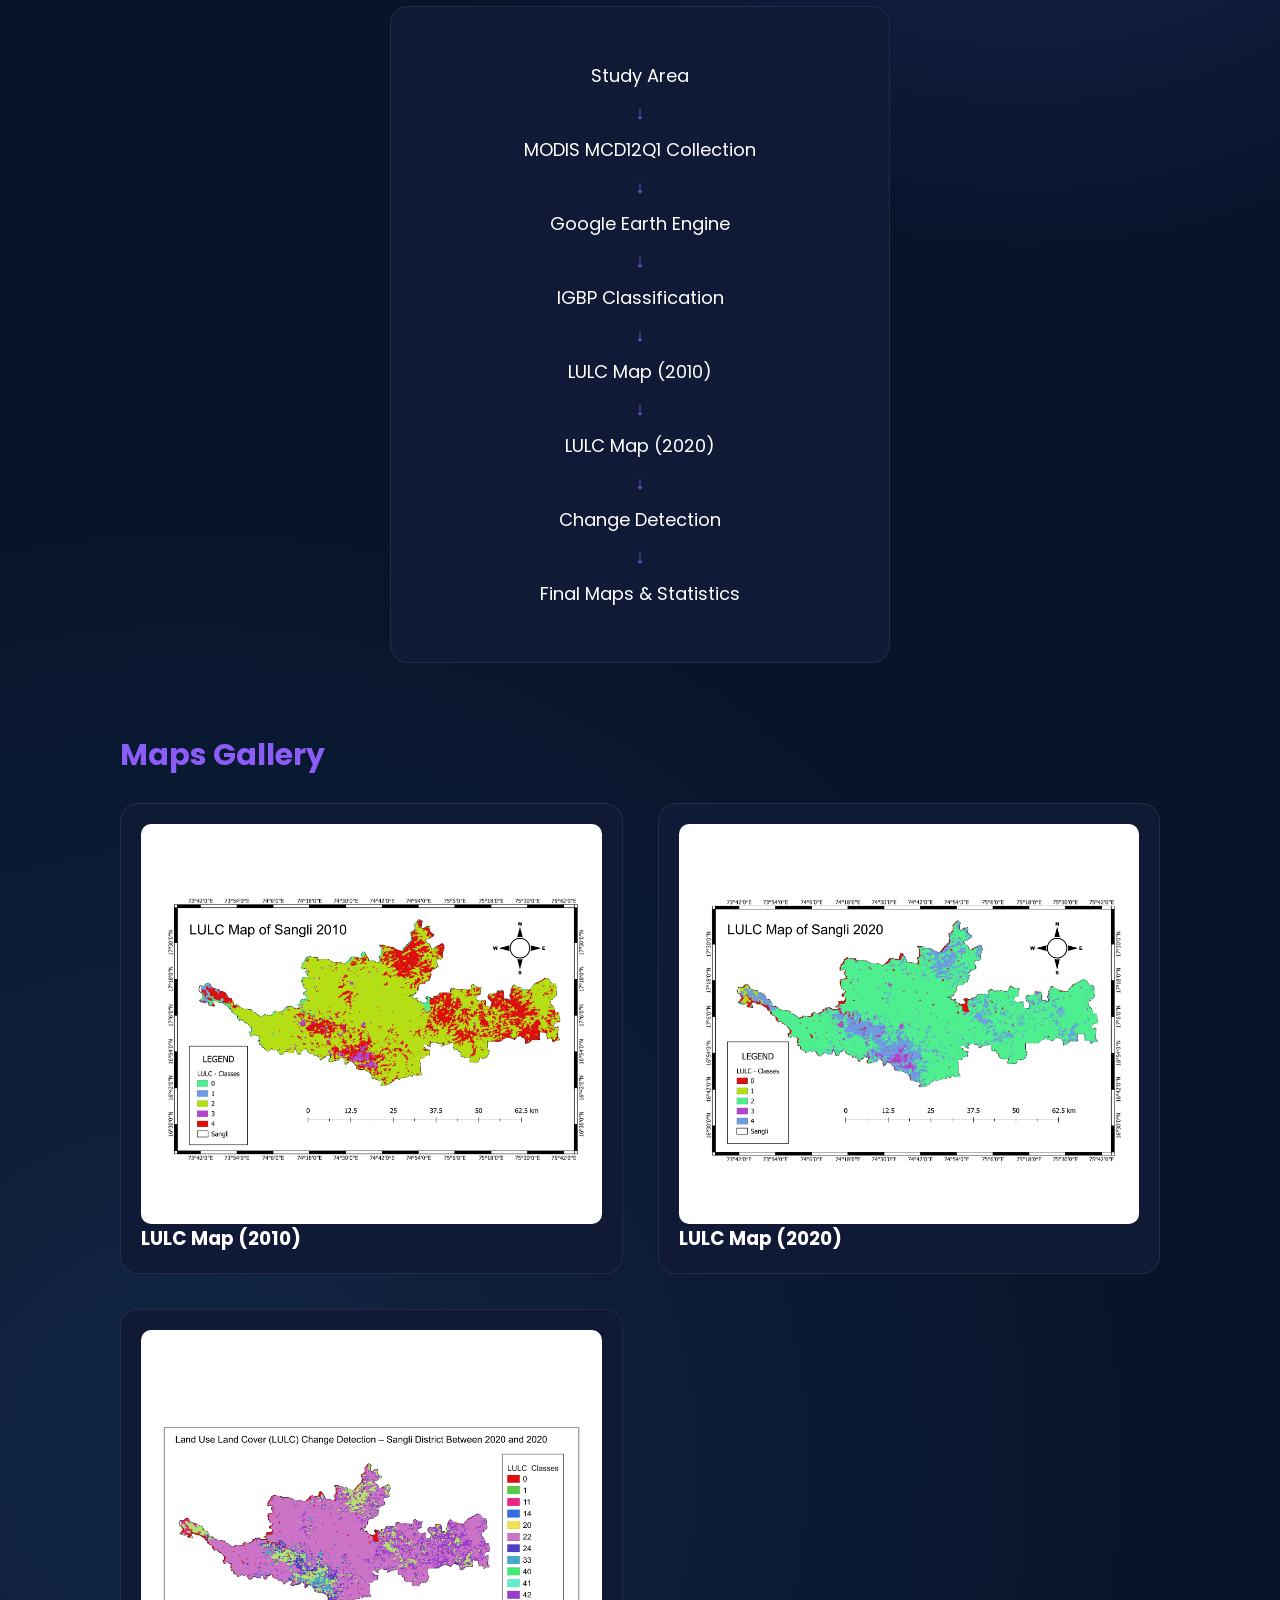
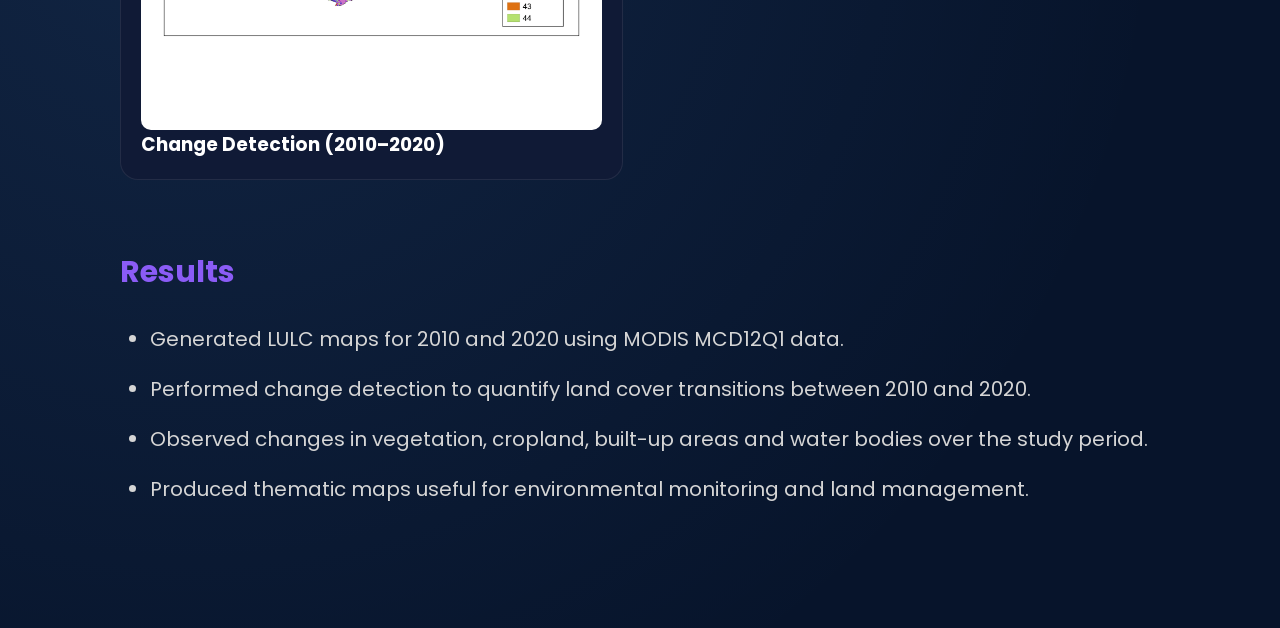
<file: pages/lulc-project.html>
<!DOCTYPE html>
<html lang="en">

<head>

<meta charset="UTF-8">

<meta name="viewport"
content="width=device-width, initial-scale=1.0">

<title>LULC Mapping</title>

<link rel="preconnect" href="https://fonts.googleapis.com">

<link rel="preconnect" href="https://fonts.gstatic.com" crossorigin>

<link href="https://fonts.googleapis.com/css2?family=Poppins:wght@300;400;500;600;700&display=swap" rel="stylesheet">

<link rel="stylesheet" href="../style.css">

</head>

<body>

<div class="project-page">

    <div class="back-section">

        <a href="../index.html#projects" class="back-btn">
            ← Back to Portfolio
        </a>

    </div>

    <section class="project-title">

        <div class="title-row">

            <span class="project-icon">🌿</span>

            <div class="title-text">

                Land Use Land Cover
                <br>
                (LULC) Mapping

            </div>

        </div>

        <p>

            Multi-temporal Land Use and Land Cover mapping
            using Google Earth Engine (GEE) and MODIS imagery
            based on the IGBP classification system.

        </p>

    </section>

<!-- INTRODUCTION -->

<section class="project-section">

<h2>Introduction</h2>

<p>

Land Use Land Cover (LULC) mapping is an essential
geospatial application for monitoring environmental
changes, natural resources, urban expansion and
agricultural development.

This project utilizes Google Earth Engine (GEE) and
MODIS Land Cover Type data to generate LULC maps for
2010 and 2020 based on the International Geosphere–
Biosphere Programme (IGBP) classification system.
A change detection analysis was performed to identify
major land cover transitions over the study period.

</p>

</section>

<!-- STUDY AREA -->

<section class="project-section">

<h2>Study Area</h2>

<p>

Study Area :
SANGLI DISTRICT, MAHARASHTRA, INDIA
</p>

<p>

Study Period :
2010 & 2020

</p>

</section>

<!-- OBJECTIVES -->

<section class="project-section">

<h2>Objectives</h2>

<ul>

<li>Generate LULC maps for 2010 and 2020.</li>

<li>Classify land cover using the MODIS IGBP classification system.</li>

<li>Analyze spatial distribution of land cover classes.</li>

<li>Perform change detection between 2010 and 2020.</li>

</ul>

</section>

<!-- SOFTWARE -->

<section class="project-section">

<h2>Software & Datasets Used</h2>

<div class="software-grid">

<div class="software-card">Google Earth Engine</div>

<div class="software-card">QGIS</div>

<div class="software-card">MODIS MCD12Q1</div>

</div>

</section>

<!-- FLOWCHART -->

<section class="project-section">

<h2>Methodology Flowchart</h2>

<div class="flowchart">

<div>Study Area</div>

<div class="arrow">↓</div>

<div>MODIS MCD12Q1 Collection</div>

<div class="arrow">↓</div>

<div>Google Earth Engine</div>

<div class="arrow">↓</div>

<div>IGBP Classification</div>

<div class="arrow">↓</div>

<div>LULC Map (2010)</div>

<div class="arrow">↓</div>

<div>LULC Map (2020)</div>

<div class="arrow">↓</div>

<div>Change Detection</div>

<div class="arrow">↓</div>

<div>Final Maps & Statistics</div>

</div>

</section>

<!-- MAPS -->

<section class="project-section">

<h2>Maps Gallery</h2>

<div class="gallery">

<div class="gallery-item">

<img src="../assets/Images/lulc/lulc2010.jpg" alt="LULC 2010">

<h3>LULC Map (2010)</h3>

</div>

<div class="gallery-item">

<img src="../assets/Images/lulc/lulc2020.jpg" alt="LULC 2020">

<h3>LULC Map (2020)</h3>

</div>

<div class="gallery-item">

<img src="../assets/Images/lulc/change-detection.jpg" alt="Change Detection">

<h3>Change Detection (2010–2020)</h3>

</div>

</div>

</section>

<!-- RESULTS -->

<section class="project-section">

<h2>Results</h2>

<ul>

<li>Generated LULC maps for 2010 and 2020 using MODIS MCD12Q1 data.</li>

<li>Performed change detection to quantify land cover transitions between 2010 and 2020.</li>

<li>Observed changes in vegetation, cropland, built-up areas and water bodies over the study period.</li>

<li>Produced thematic maps useful for environmental monitoring and land management.</li>

</ul>

</section>

</div>

</body>

</html>
</file>
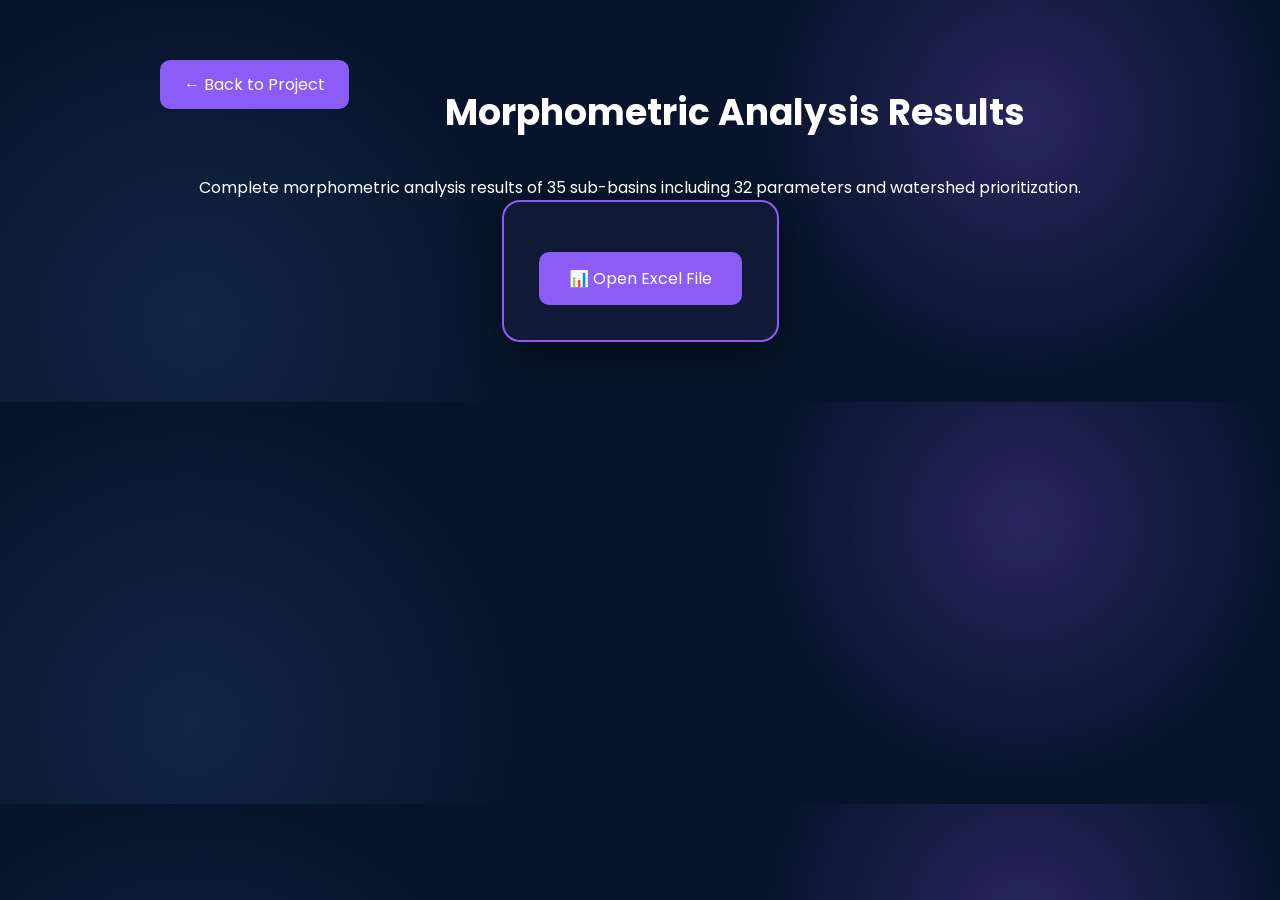
<file: pages/morphometric-excel.html>
<!DOCTYPE html>
<html lang="en">

<head>

<meta charset="UTF-8">

<meta name="viewport" content="width=device-width, initial-scale=1.0">

<title>Morphometric Results</title>

<link rel="preconnect" href="https://fonts.googleapis.com">

<link rel="preconnect" href="https://fonts.gstatic.com" crossorigin>

<link href="https://fonts.googleapis.com/css2?family=Poppins:wght@300;400;500;600;700&display=swap" rel="stylesheet">

<link rel="stylesheet" href="../style.css">

</head>

<body>

<div class="certificate-page">

<a href="morphometric-project.html" class="back-btn">

← Back to Project

</a>

<h1>Morphometric Analysis Results</h1>

<p>

Complete morphometric analysis results of
35 sub-basins including 32 parameters and
watershed prioritization.

</p>

<div class="certificate-box">

<a href="../assets/Excel/WatershedEXCEL23_CleanRangeTable.xlsx"
   class="view-btn"
   target="_blank">

📊 Open Excel File

</a>

</div>

</div>

</body>

</html>
</file>
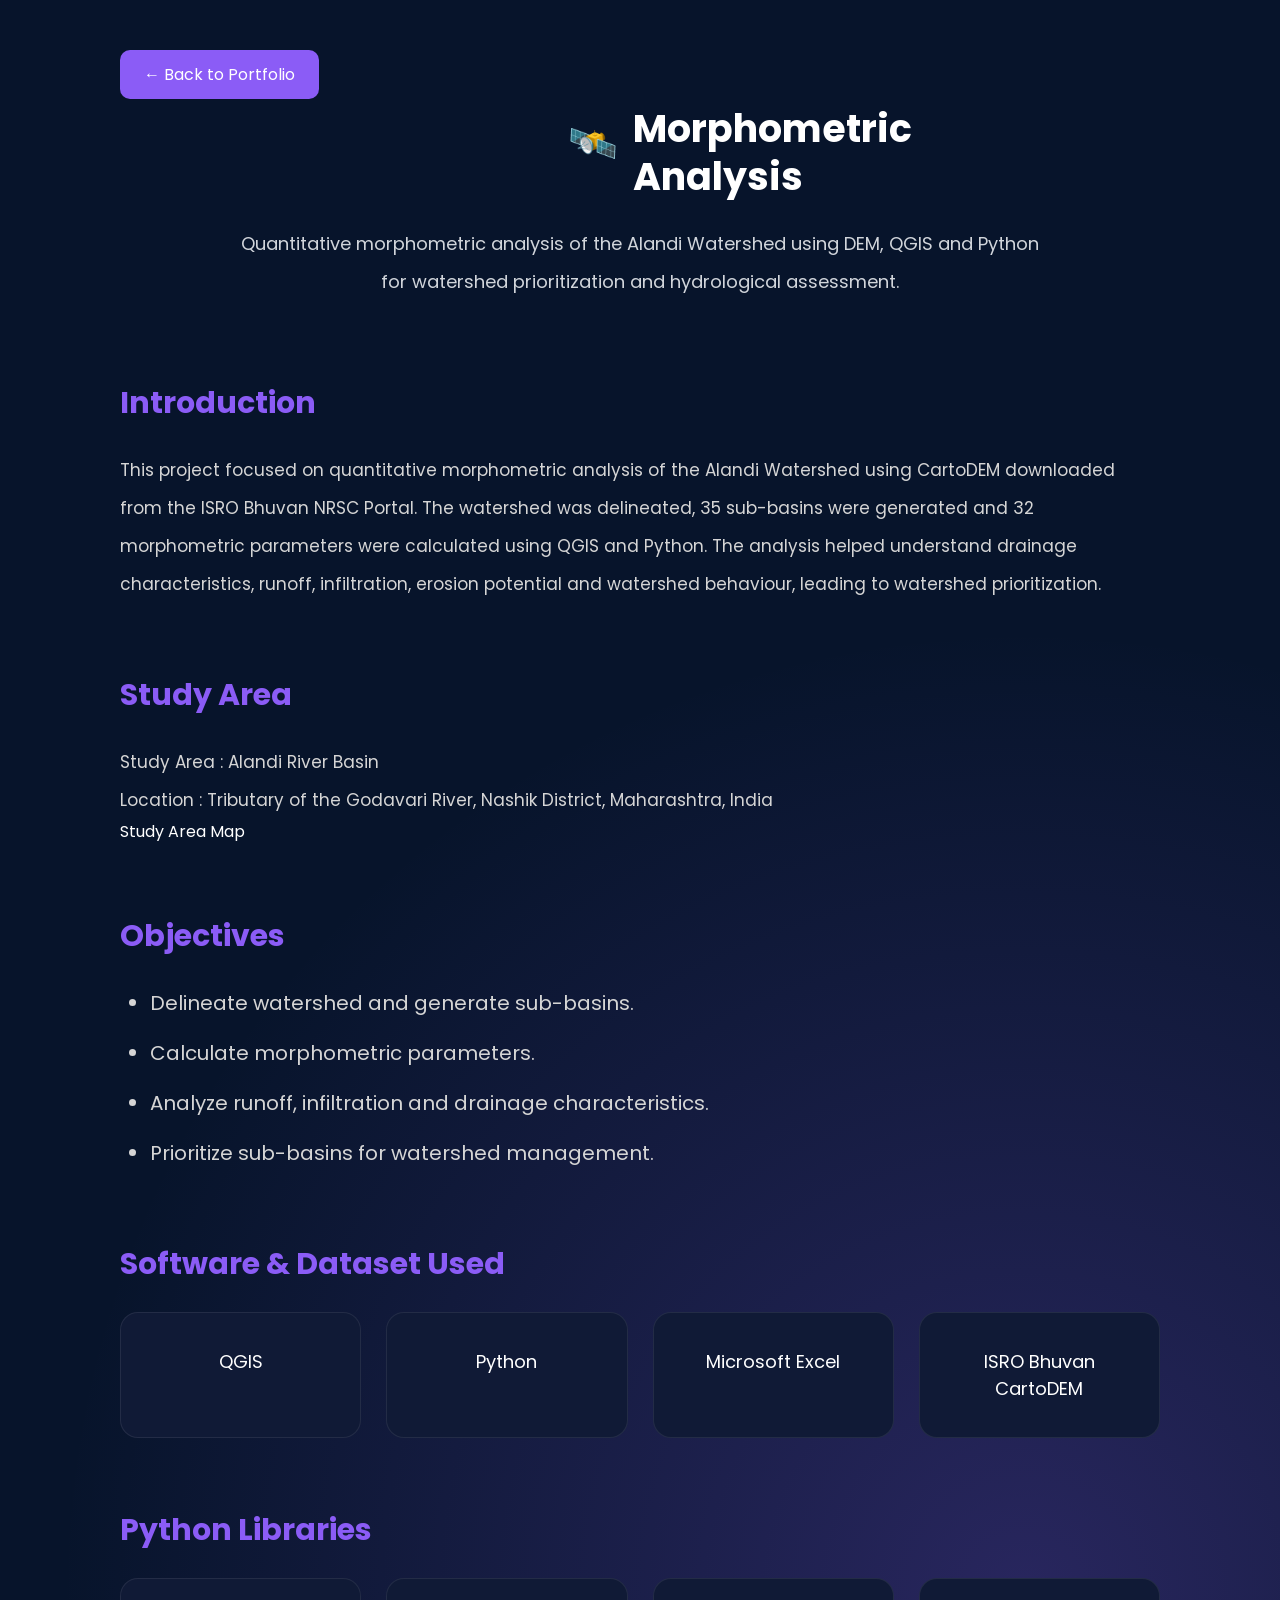
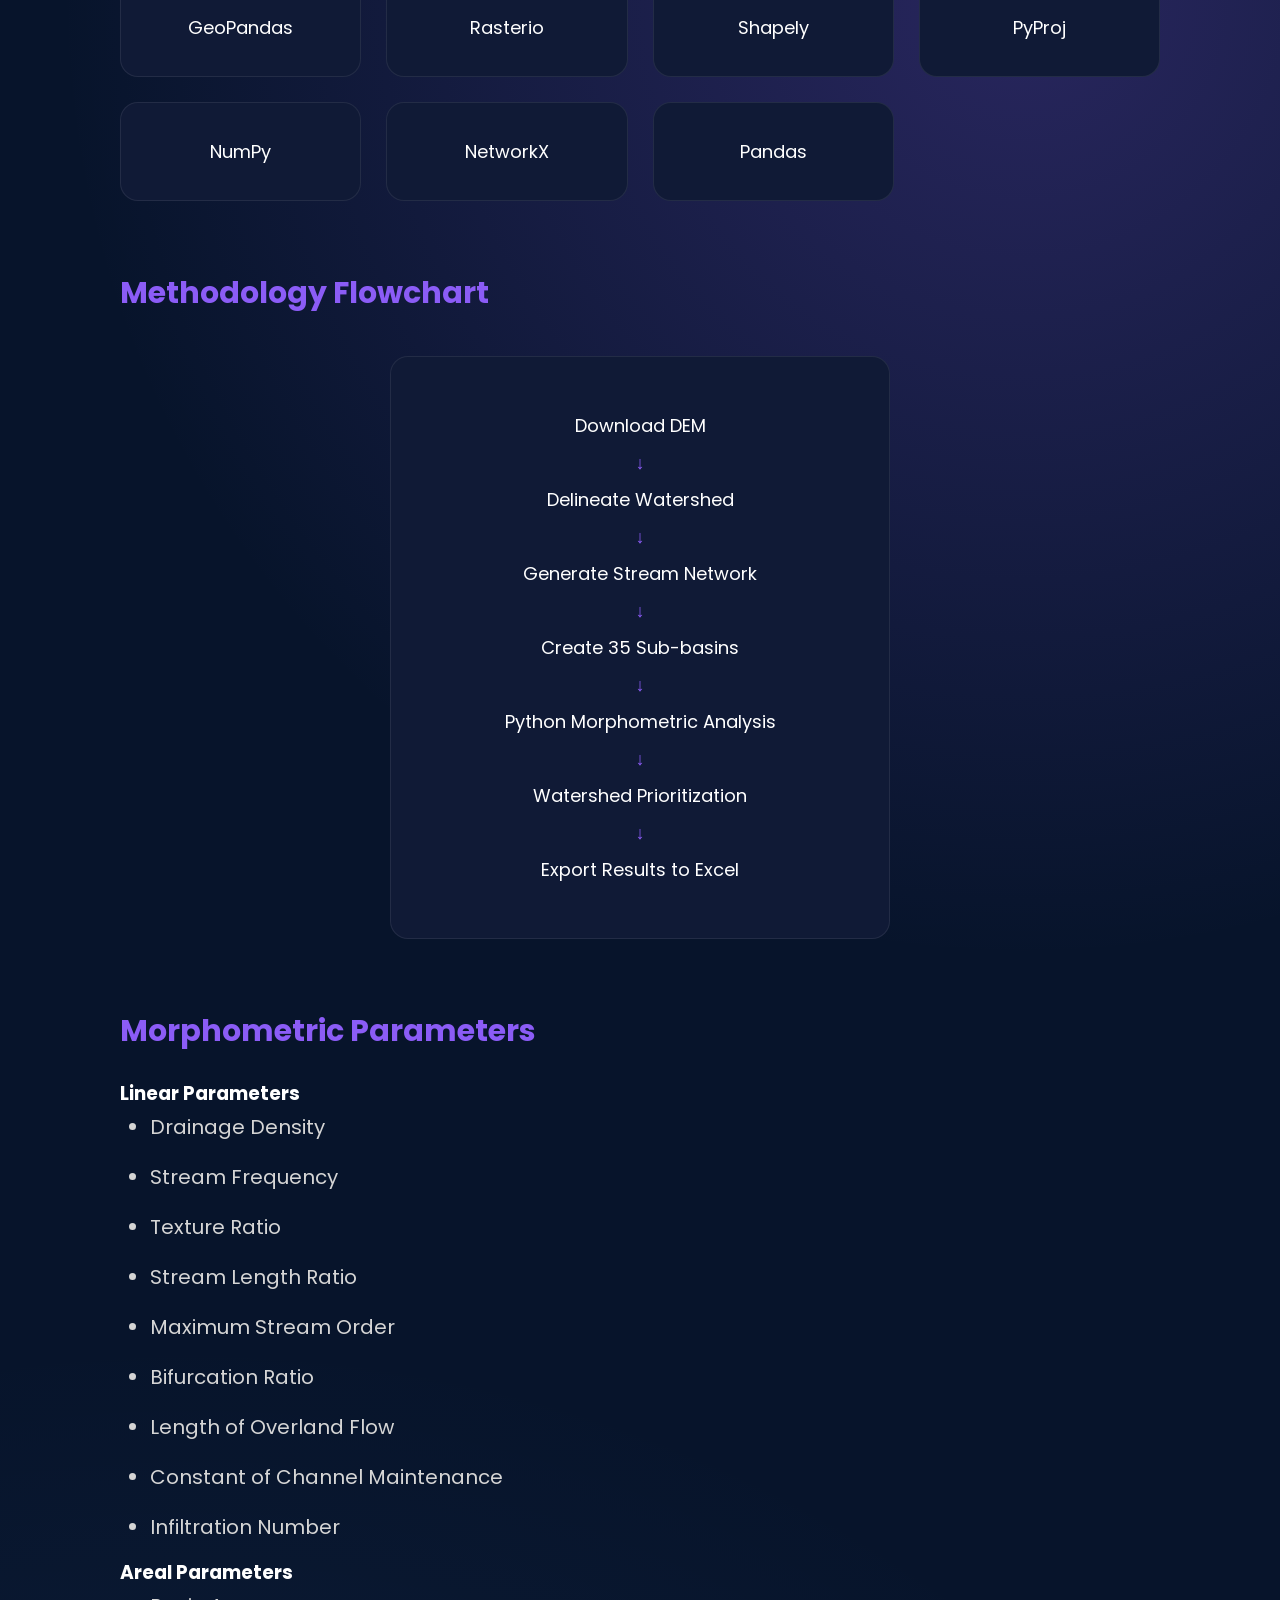
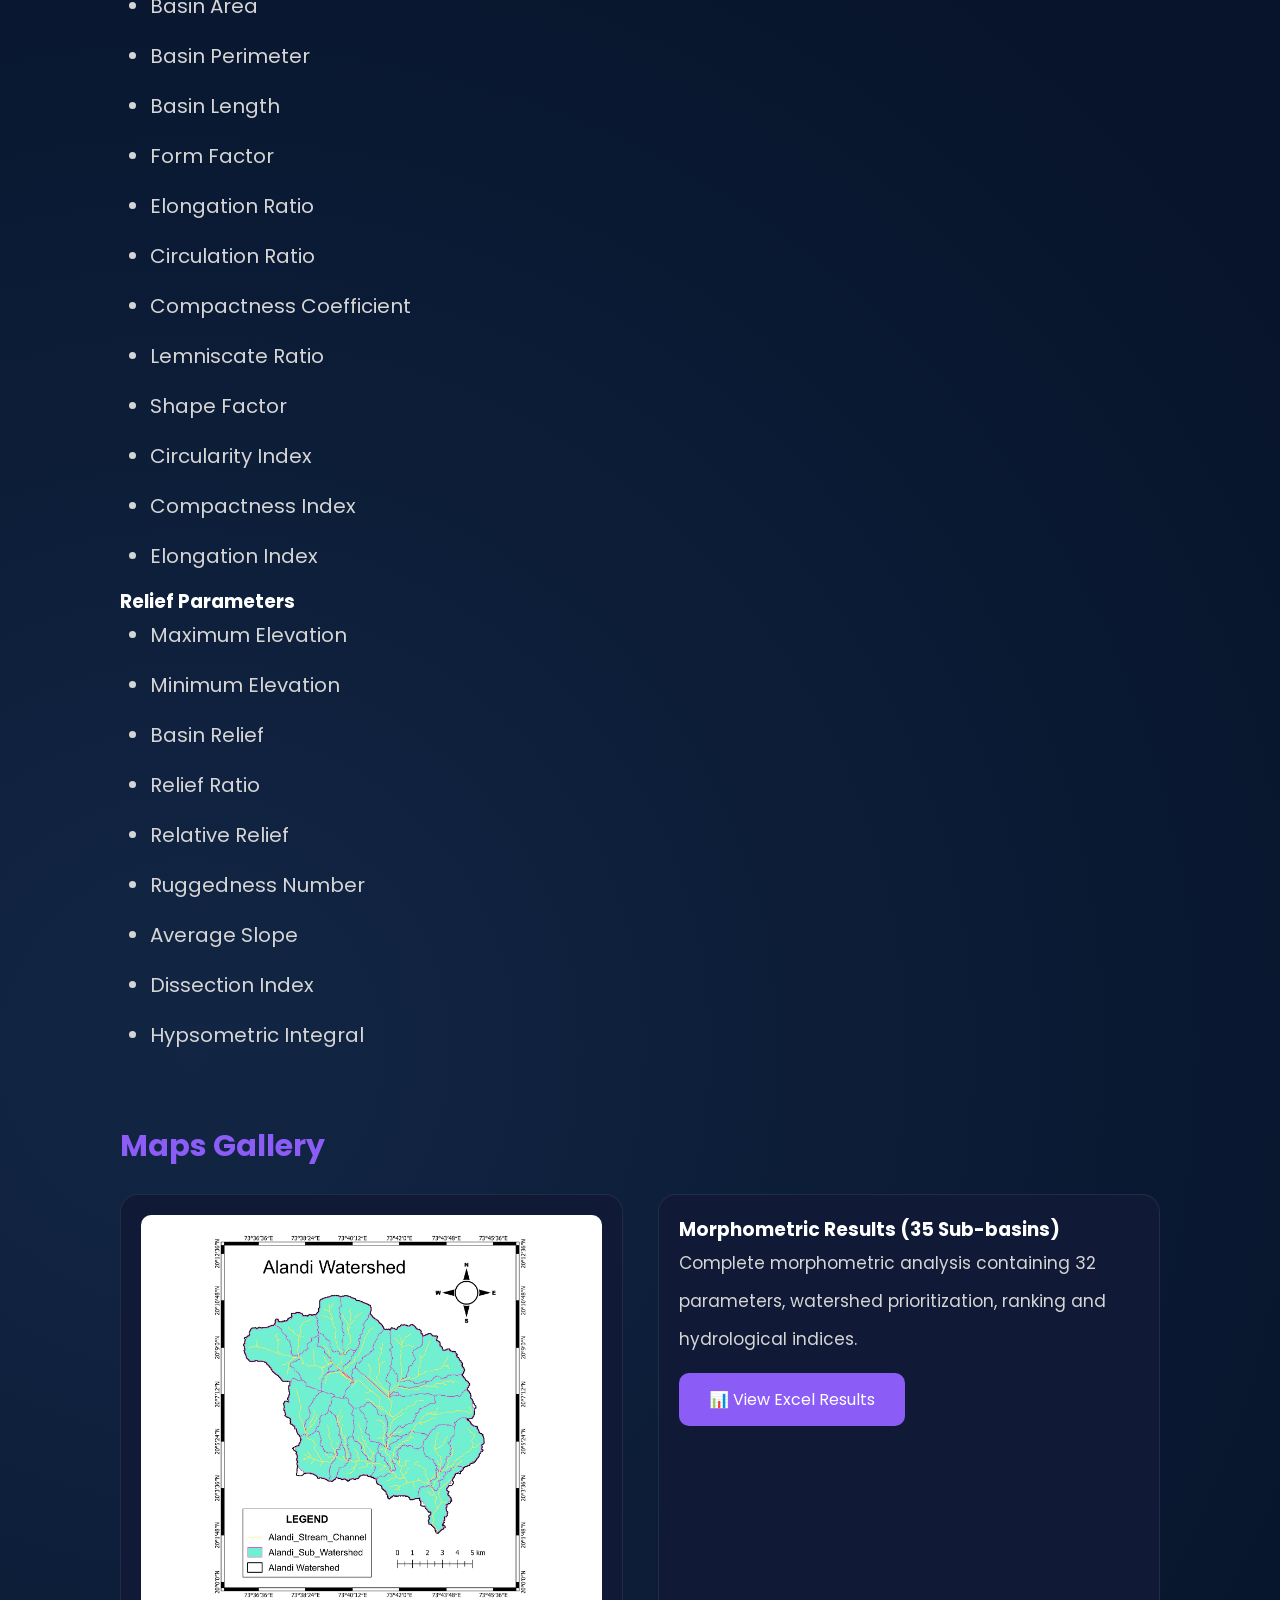
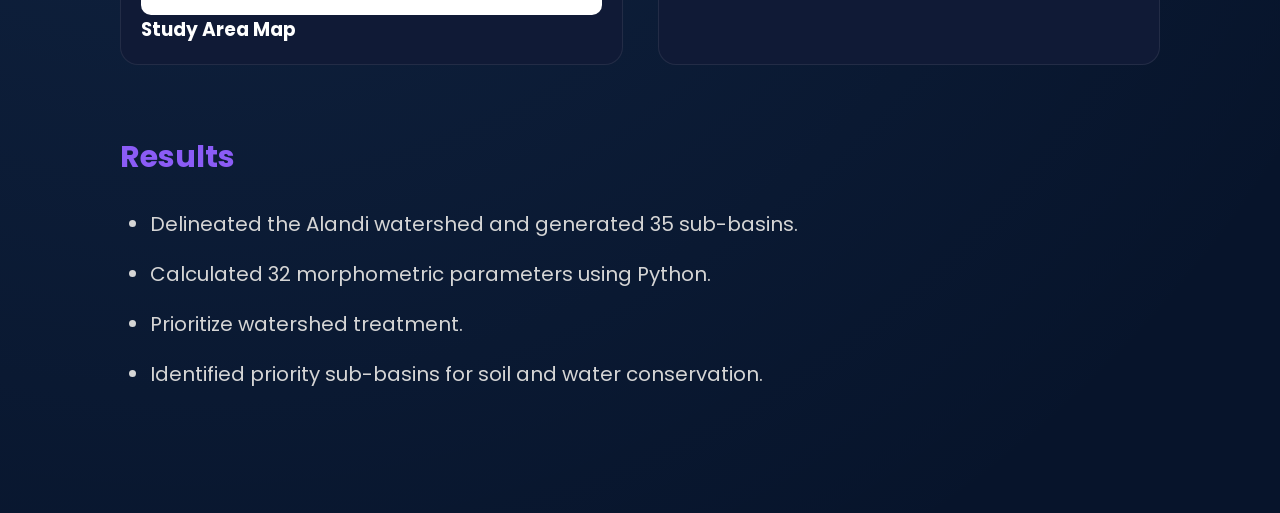
<file: pages/morphometric-project.html>
<!DOCTYPE html>
<html lang="en">

<head>

<meta charset="UTF-8">

<meta name="viewport" content="width=device-width, initial-scale=1.0">

<title>Morphometric Analysis</title>

<link rel="preconnect" href="https://fonts.googleapis.com">

<link rel="preconnect" href="https://fonts.gstatic.com" crossorigin>

<link href="https://fonts.googleapis.com/css2?family=Poppins:wght@300;400;500;600;700&display=swap" rel="stylesheet">

<link rel="stylesheet" href="../style.css">

</head>

<body>

<div class="project-page">

<div class="back-section">

<a href="../index.html#projects" class="back-btn">
← Back to Portfolio
</a>

</div>

<section class="project-title">

<div class="title-row">

<span class="project-icon">🛰️</span>

<div class="title-text">

Morphometric
<br>
Analysis

</div>

</div>

<p>

Quantitative morphometric analysis of the Alandi Watershed
using DEM, QGIS and Python for watershed prioritization
and hydrological assessment.

</p>

</section>

<!-- INTRODUCTION -->

<section class="project-section">

<h2>Introduction</h2>

<p>

This project focused on quantitative morphometric analysis
of the Alandi Watershed using CartoDEM downloaded from the
ISRO Bhuvan NRSC Portal. The watershed was delineated,
35 sub-basins were generated and 32 morphometric parameters
were calculated using QGIS and Python. The analysis
helped understand drainage characteristics, runoff,
infiltration, erosion potential and watershed behaviour,
leading to watershed prioritization.

</p>

</section>

<!-- STUDY AREA -->

<section class="project-section">

<h2>Study Area</h2>

<p>

Study Area :
Alandi River Basin

</p>

<p>

Location :
Tributary of the Godavari River,
Nashik District,
Maharashtra, India

</p>

<div class="project-image">

Study Area Map

</div>

</section>

<!-- OBJECTIVES -->

<section class="project-section">

<h2>Objectives</h2>

<ul>

<li>Delineate watershed and generate sub-basins.</li>

<li>Calculate morphometric parameters.</li>

<li>Analyze runoff, infiltration and drainage characteristics.</li>

<li>Prioritize sub-basins for watershed management.</li>

</ul>

</section>

<!-- SOFTWARE -->

<section class="project-section">

<h2>Software & Dataset Used</h2>

<div class="software-grid">

<div class="software-card">

QGIS

</div>

<div class="software-card">

Python

</div>

<div class="software-card">

Microsoft Excel

</div>

<div class="software-card">

ISRO Bhuvan CartoDEM

</div>

</div>

</section>

<!-- PYTHON -->

<section class="project-section">

<h2>Python Libraries</h2>

<div class="software-grid">

<div class="software-card">GeoPandas</div>

<div class="software-card">Rasterio</div>

<div class="software-card">Shapely</div>

<div class="software-card">PyProj</div>

<div class="software-card">NumPy</div>

<div class="software-card">NetworkX</div>

<div class="software-card">Pandas</div>

</div>

</section>

<!-- FLOWCHART -->

<section class="project-section">

<h2>Methodology Flowchart</h2>

<div class="flowchart">

<div>Download DEM</div>

<div class="arrow">↓</div>

<div>Delineate Watershed</div>

<div class="arrow">↓</div>

<div>Generate Stream Network</div>

<div class="arrow">↓</div>

<div>Create 35 Sub-basins</div>

<div class="arrow">↓</div>

<div>Python Morphometric Analysis</div>

<div class="arrow">↓</div>

<div>Watershed Prioritization</div>

<div class="arrow">↓</div>

<div>Export Results to Excel</div>

</div>

</section>

<!-- PARAMETERS -->

<section class="project-section">

<h2>Morphometric Parameters</h2>

<h3>Linear Parameters</h3>

<ul>

<li>Drainage Density</li>

<li>Stream Frequency</li>

<li>Texture Ratio</li>

<li>Stream Length Ratio</li>

<li>Maximum Stream Order</li>

<li>Bifurcation Ratio</li>

<li>Length of Overland Flow</li>

<li>Constant of Channel Maintenance</li>

<li>Infiltration Number</li>

</ul>

<h3>Areal Parameters</h3>

<ul>

<li>Basin Area</li>

<li>Basin Perimeter</li>

<li>Basin Length</li>

<li>Form Factor</li>

<li>Elongation Ratio</li>

<li>Circulation Ratio</li>

<li>Compactness Coefficient</li>

<li>Lemniscate Ratio</li>

<li>Shape Factor</li>

<li>Circularity Index</li>

<li>Compactness Index</li>

<li>Elongation Index</li>

</ul>

<h3>Relief Parameters</h3>

<ul>

<li>Maximum Elevation</li>

<li>Minimum Elevation</li>

<li>Basin Relief</li>

<li>Relief Ratio</li>

<li>Relative Relief</li>

<li>Ruggedness Number</li>

<li>Average Slope</li>

<li>Dissection Index</li>

<li>Hypsometric Integral</li>

</ul>

</section>

<!-- MAPS -->

<section class="project-section">

<h2>Maps Gallery</h2>

<div class="gallery">

<div class="gallery-item">

<img src="../assets/Images/morphometrics_map.jpg"
alt="Study Area">

<h3>Study Area Map</h3>

</div>

<div class="gallery-item">

    <h3>Morphometric Results (35 Sub-basins)</h3>

    <p>

        Complete morphometric analysis containing
        32 parameters, watershed prioritization,
        ranking and hydrological indices.

    </p>

    <a href="morphometric-excel.html" class="view-btn">

        📊 View Excel Results

    </a>

</div>

</div>

</section>

<!-- RESULTS -->

<section class="project-section">

<h2>Results</h2>

<ul>

<li>Delineated the Alandi watershed and generated 35 sub-basins.</li>

<li>Calculated 32 morphometric parameters using Python.</li>

<li>Prioritize watershed treatment.</li>

<li>Identified priority sub-basins for soil and water conservation.</li>

</ul>

</section>

</div>

</body>

</html>
</file>
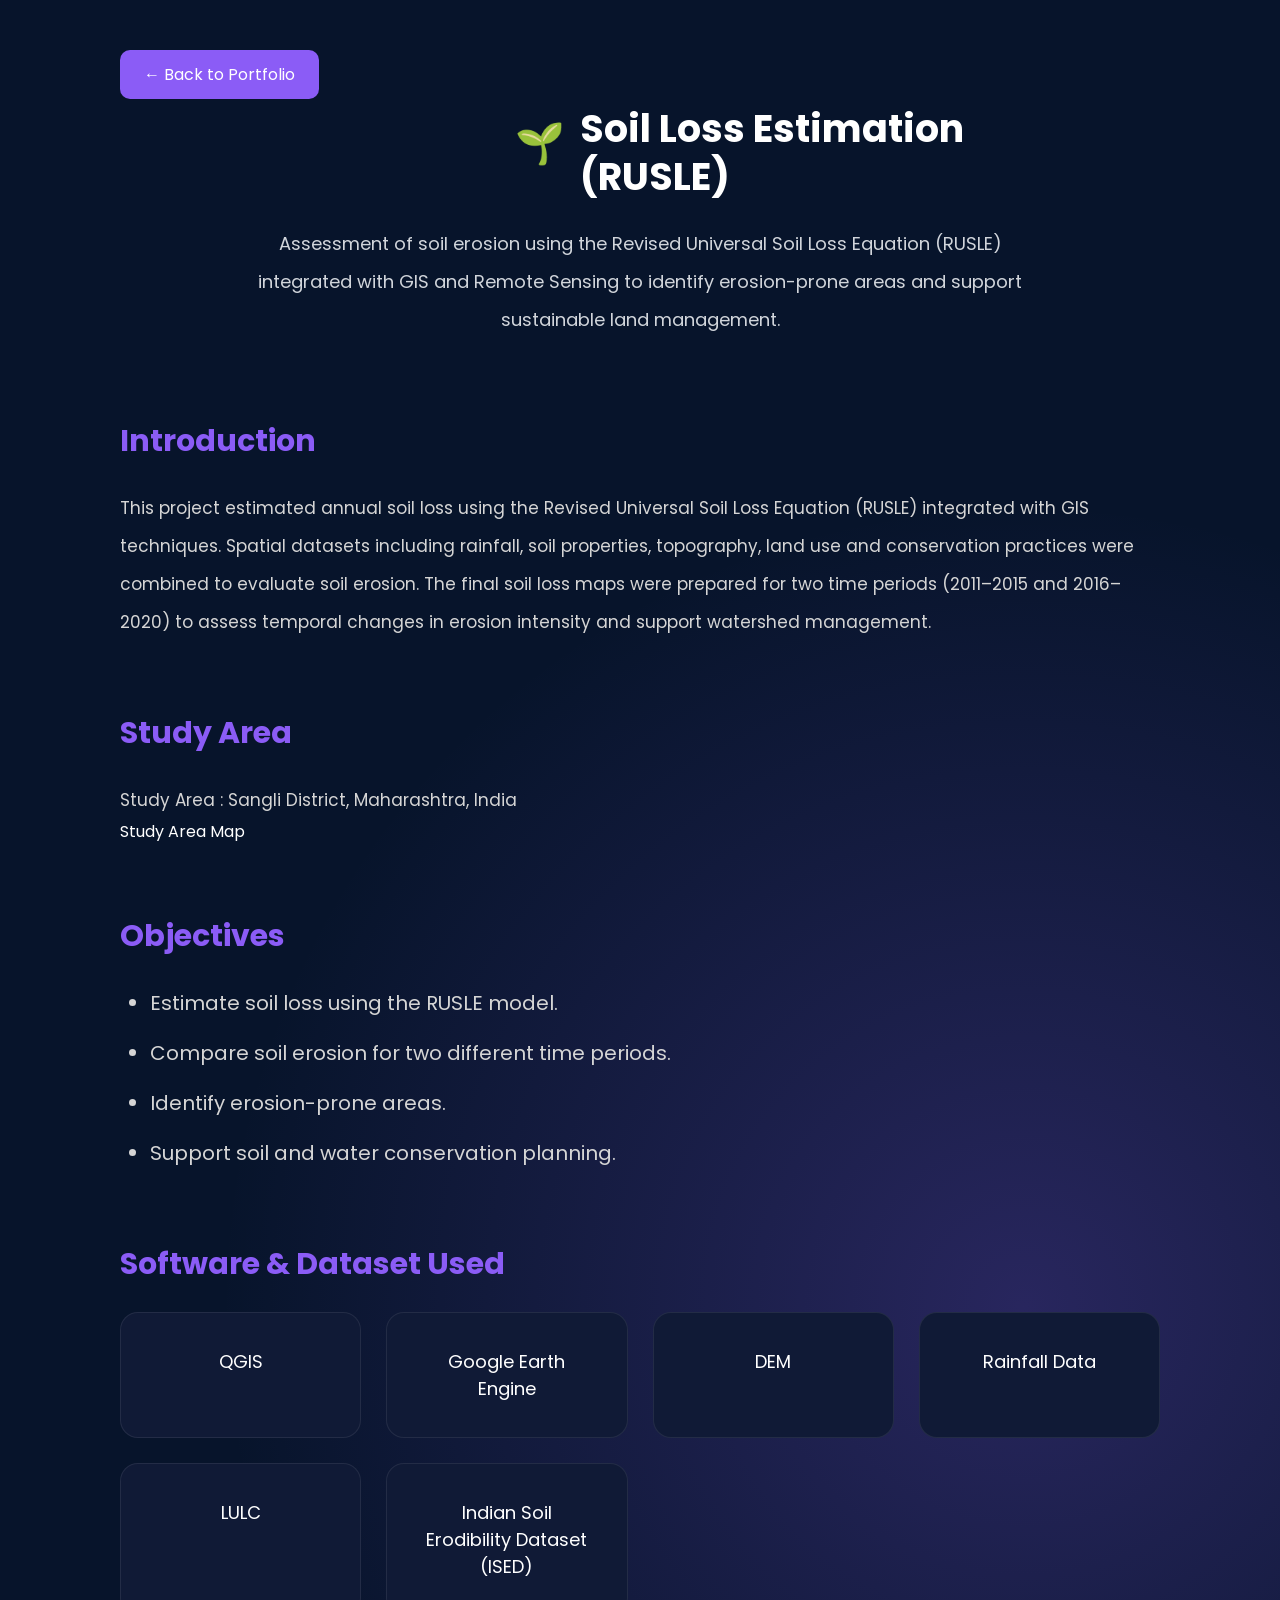
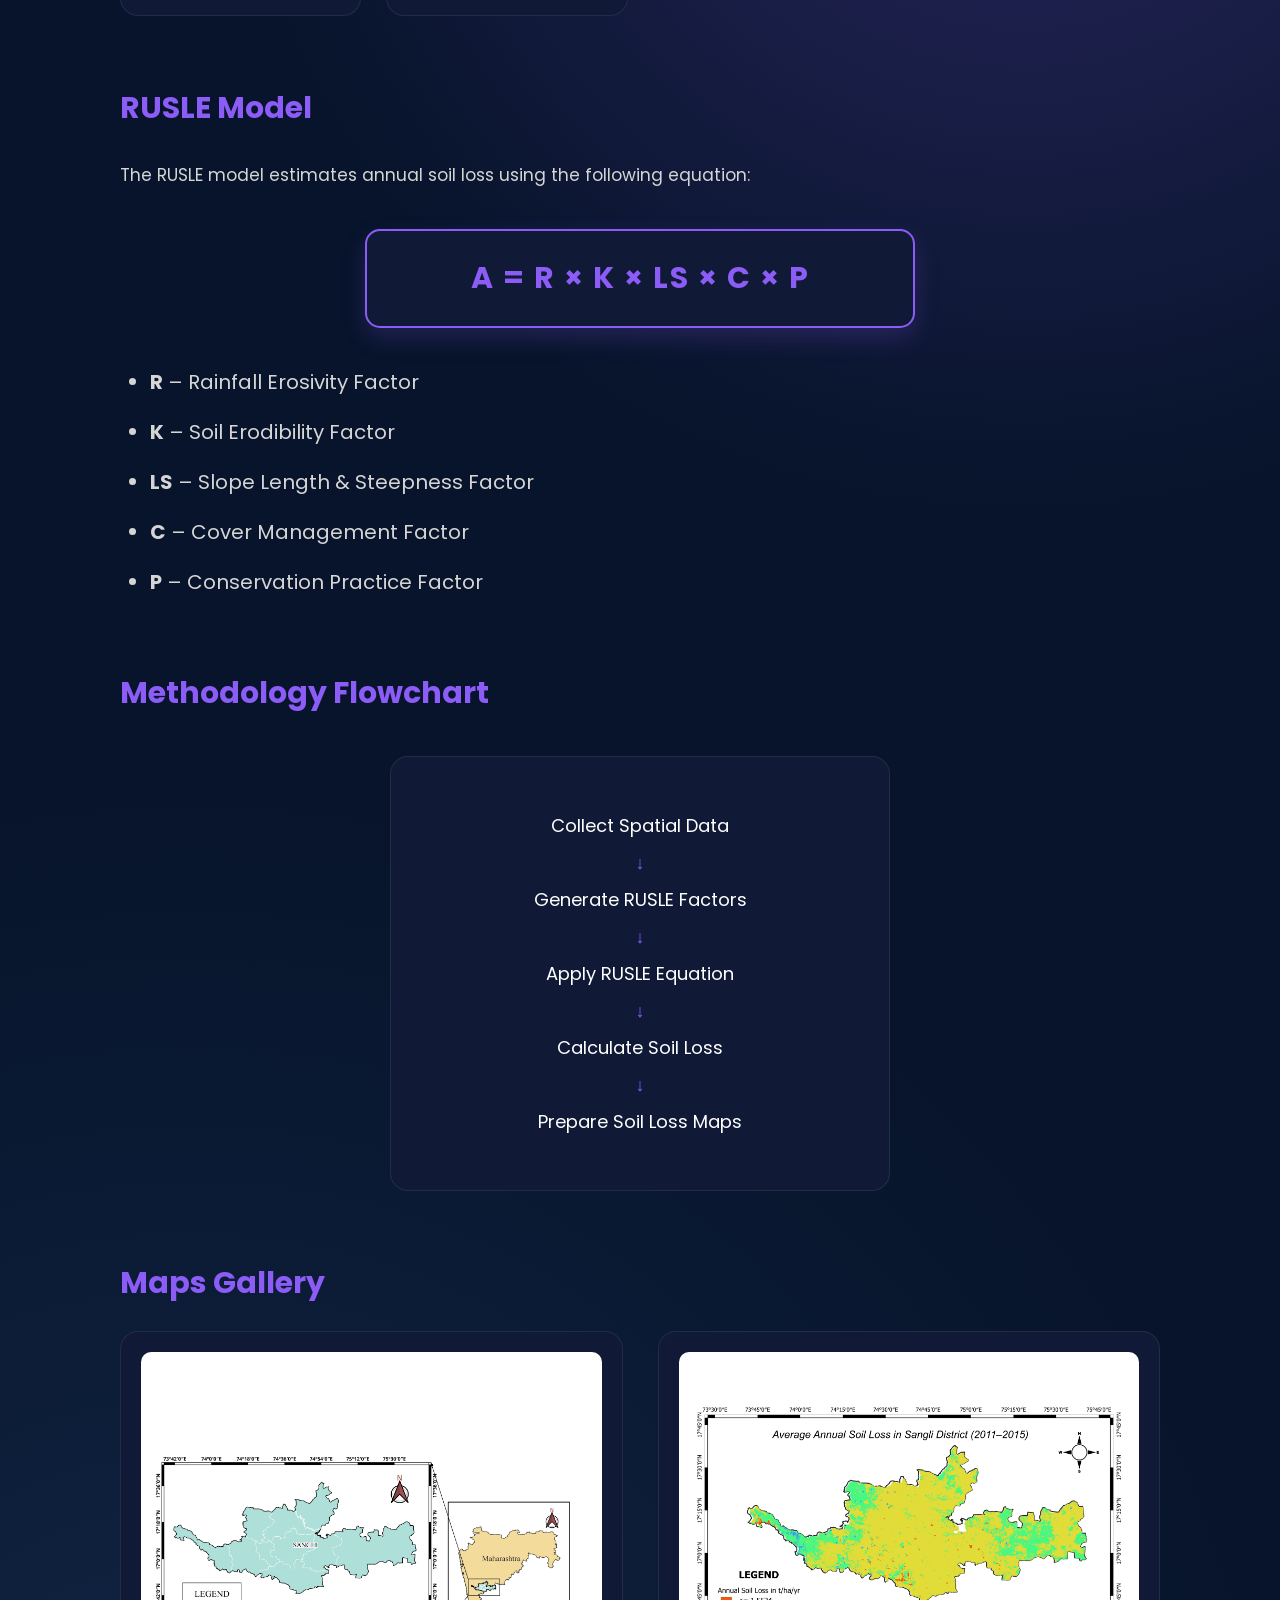
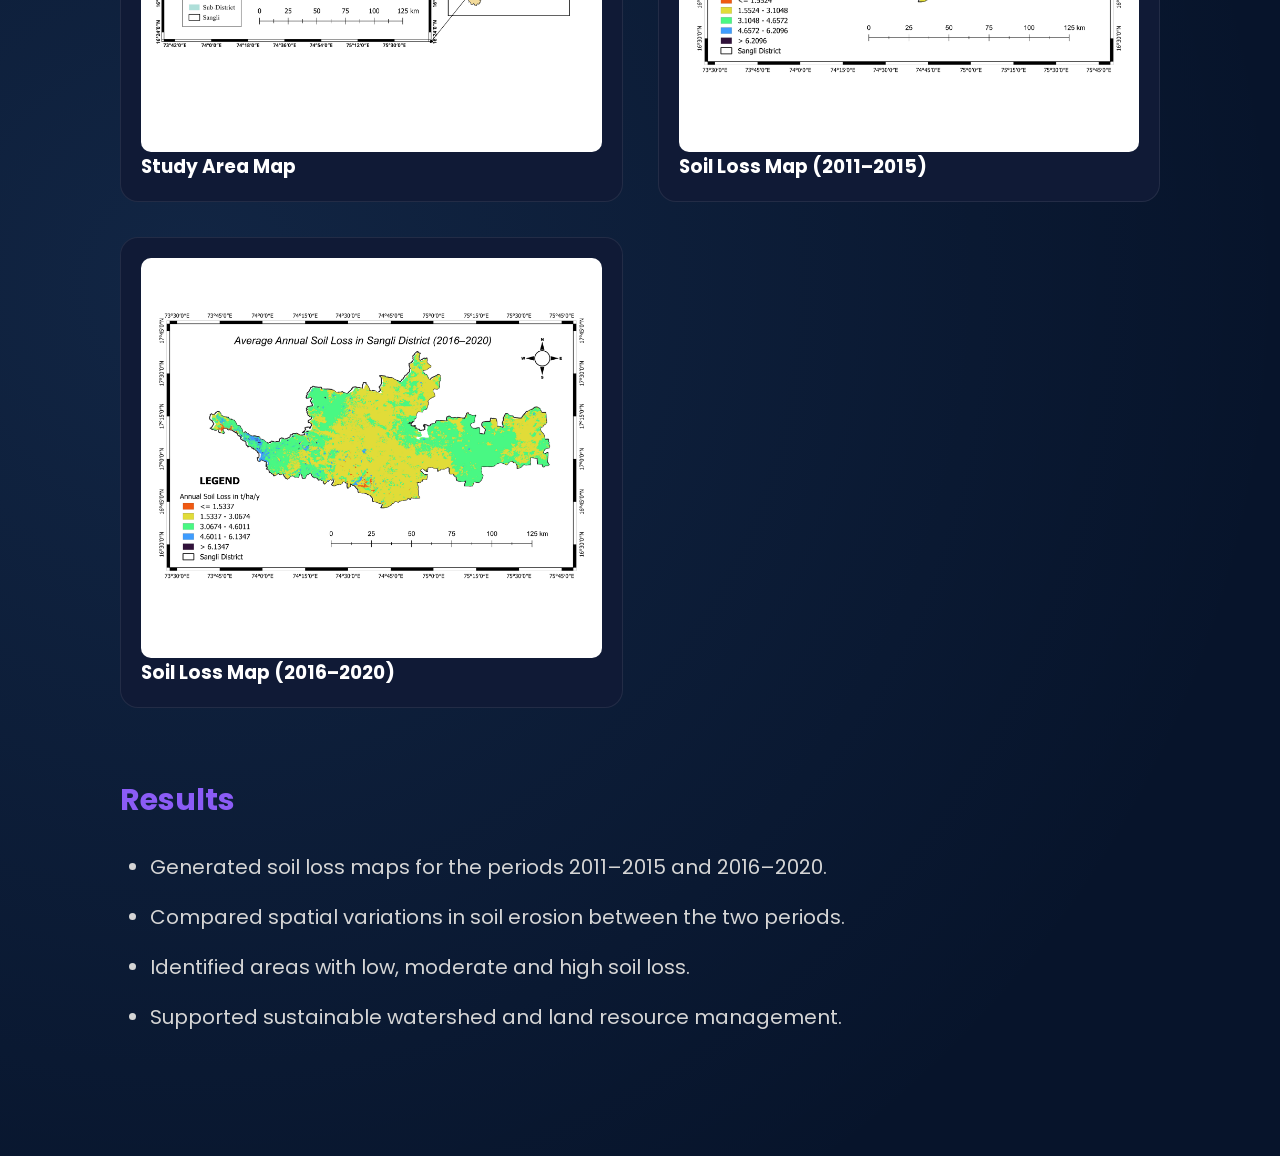
<file: pages/rusle-project.html>
<!DOCTYPE html>
<html lang="en">

<head>

<meta charset="UTF-8">

<meta name="viewport" content="width=device-width, initial-scale=1.0">

<title>Soil Loss Estimation (RUSLE)</title>

<link rel="preconnect" href="https://fonts.googleapis.com">

<link rel="preconnect" href="https://fonts.gstatic.com" crossorigin>

<link href="https://fonts.googleapis.com/css2?family=Poppins:wght@300;400;500;600;700&display=swap" rel="stylesheet">

<link rel="stylesheet" href="../style.css">

</head>

<body>

<div class="project-page">

<div class="back-section">

<a href="../index.html#projects" class="back-btn">

← Back to Portfolio

</a>

</div>

<section class="project-title">

<div class="title-row">

<span class="project-icon">🌱</span>

<div class="title-text">

Soil Loss Estimation
<br>
(RUSLE)

</div>

</div>

<p>

Assessment of soil erosion using the Revised Universal Soil Loss
Equation (RUSLE) integrated with GIS and Remote Sensing to
identify erosion-prone areas and support sustainable land management.

</p>

</section>

<!-- INTRODUCTION -->

<section class="project-section">

<h2>Introduction</h2>

<p>

This project estimated annual soil loss using the Revised Universal
Soil Loss Equation (RUSLE) integrated with GIS techniques.
Spatial datasets including rainfall, soil properties, topography,
land use and conservation practices were combined to evaluate
soil erosion. The final soil loss maps were prepared for two
time periods (2011–2015 and 2016–2020) to assess temporal
changes in erosion intensity and support watershed management.

</p>

</section>

<!-- STUDY AREA -->

<section class="project-section">

<h2>Study Area</h2>

<p>

Study Area :
Sangli District,
Maharashtra, India

</p>

<div class="project-image">

Study Area Map

</div>

</section>

<!-- OBJECTIVES -->

<section class="project-section">

<h2>Objectives</h2>

<ul>

<li>Estimate soil loss using the RUSLE model.</li>

<li>Compare soil erosion for two different time periods.</li>

<li>Identify erosion-prone areas.</li>

<li>Support soil and water conservation planning.</li>

</ul>

</section>

<!-- SOFTWARE -->

<section class="project-section">

<h2>Software & Dataset Used</h2>

<div class="software-grid">

<div class="software-card">

QGIS

</div>

<div class="software-card">

Google Earth Engine

</div>

<div class="software-card">

DEM

</div>

<div class="software-card">

Rainfall Data

</div>

<div class="software-card">

LULC

</div>

<div class="software-card">

Indian Soil Erodibility Dataset (ISED)

</div>

</div>

</section>

<!-- RUSLE -->

<section class="project-section">

<h2>RUSLE Model</h2>

<p>

The RUSLE model estimates annual soil loss using the following equation:

</p>

<div class="formula-box">

    <h2>A = R × K × LS × C × P</h2>

</div>

<ul>

<li><b>R</b> – Rainfall Erosivity Factor</li>

<li><b>K</b> – Soil Erodibility Factor</li>

<li><b>LS</b> – Slope Length & Steepness Factor</li>

<li><b>C</b> – Cover Management Factor</li>

<li><b>P</b> – Conservation Practice Factor</li>

</ul>

</section>

<!-- FLOWCHART -->

<section class="project-section">

<h2>Methodology Flowchart</h2>

<div class="flowchart">

<div>Collect Spatial Data</div>

<div class="arrow">↓</div>

<div>Generate RUSLE Factors</div>

<div class="arrow">↓</div>

<div>Apply RUSLE Equation</div>

<div class="arrow">↓</div>

<div>Calculate Soil Loss</div>

<div class="arrow">↓</div>

<div>Prepare Soil Loss Maps</div>

</div>

</section>

<!-- MAPS -->

<section class="project-section">

<h2>Maps Gallery</h2>

<div class="gallery">

<div class="gallery-item">

<img src="../assets/Images/rusle/Study Area.jpg"
alt="Study Area Map">

<h3>Study Area Map</h3>

</div>

<div class="gallery-item">

<img src="../assets/Images/rusle/Soil_Loss(2011-2015).jpg"
alt="Soil Loss 2011-2015">

<h3>Soil Loss Map (2011–2015)</h3>

</div>

<div class="gallery-item">

<img src="../assets/Images/rusle/Soil_Loss(2016-2020).jpg"
alt="Soil Loss 2016-2020">

<h3>Soil Loss Map (2016–2020)</h3>

</div>

</div>

</section>

<!-- RESULTS -->

<section class="project-section">

<h2>Results</h2>

<ul>

<li>Generated soil loss maps for the periods 2011–2015 and 2016–2020.</li>

<li>Compared spatial variations in soil erosion between the two periods.</li>

<li>Identified areas with low, moderate and high soil loss.</li>

<li>Supported sustainable watershed and land resource management.</li>

</ul>

</section>

</div>

</body>

</html>
</file>
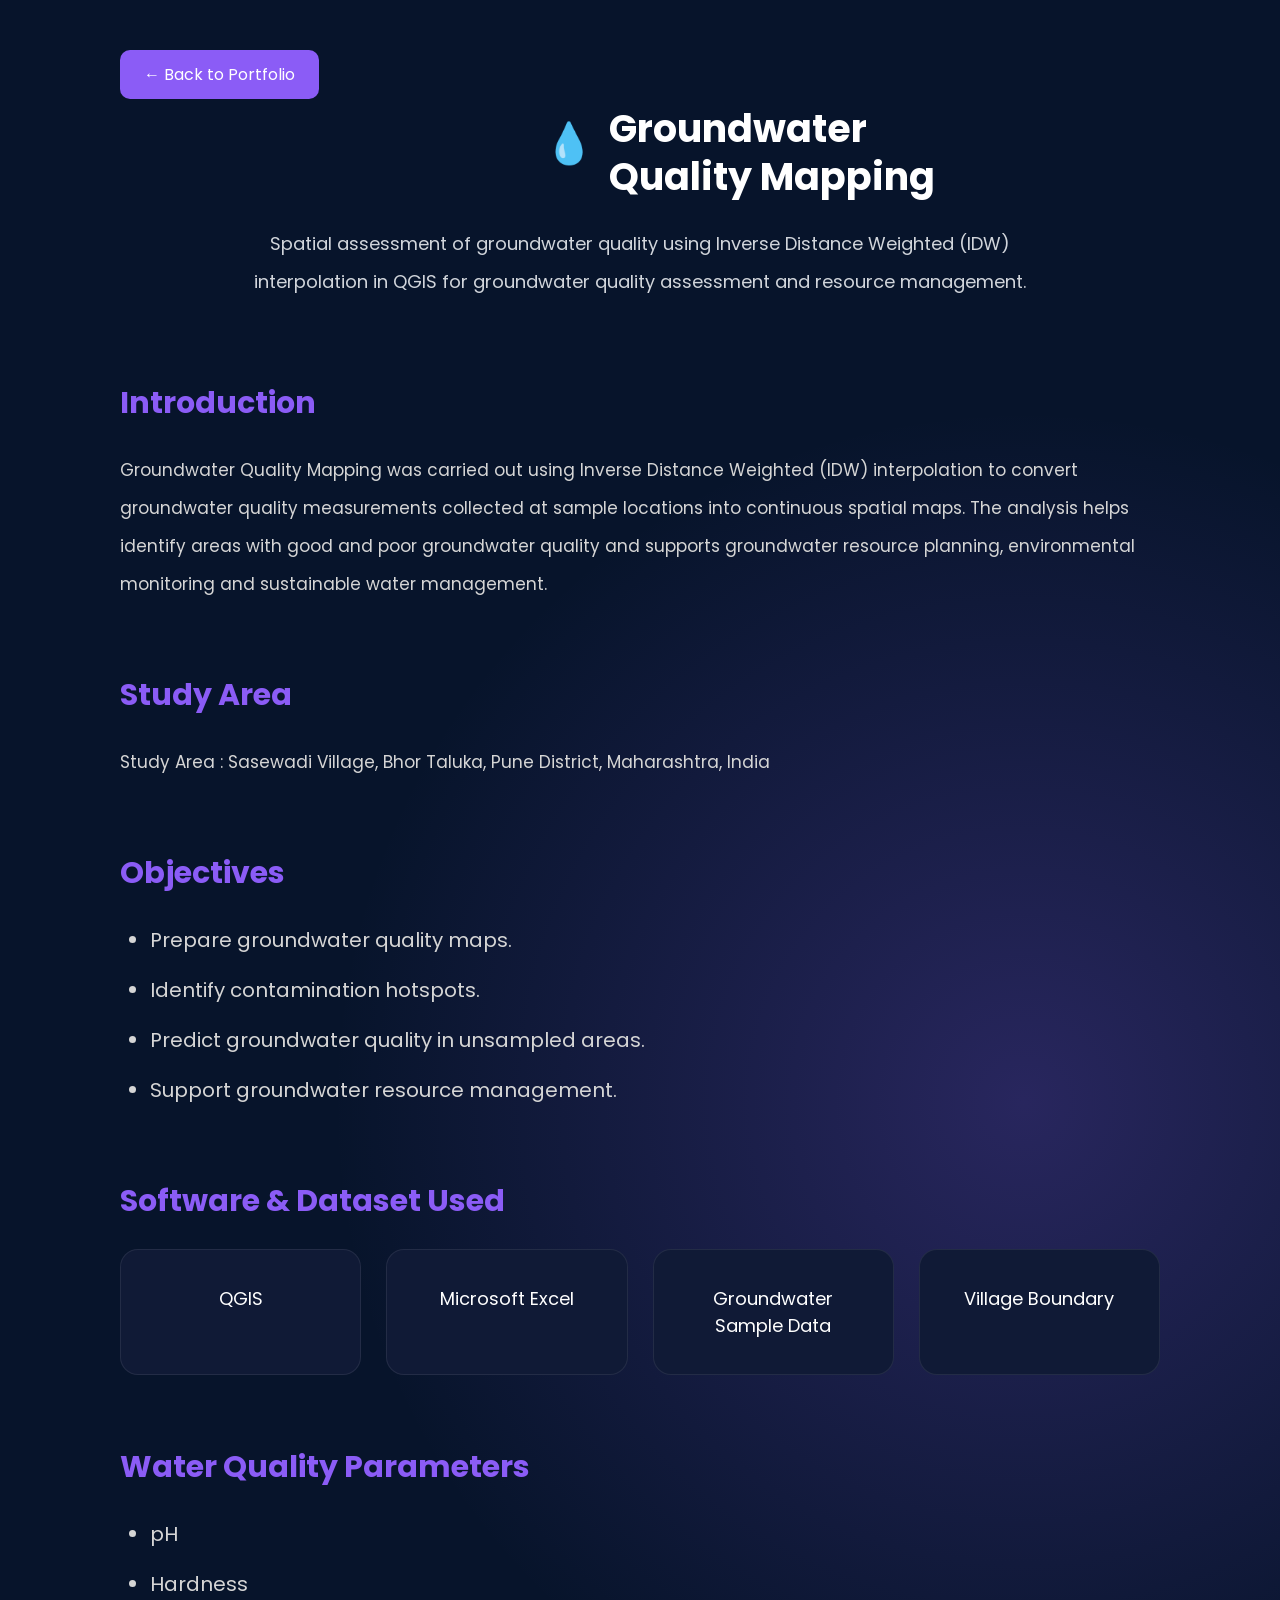
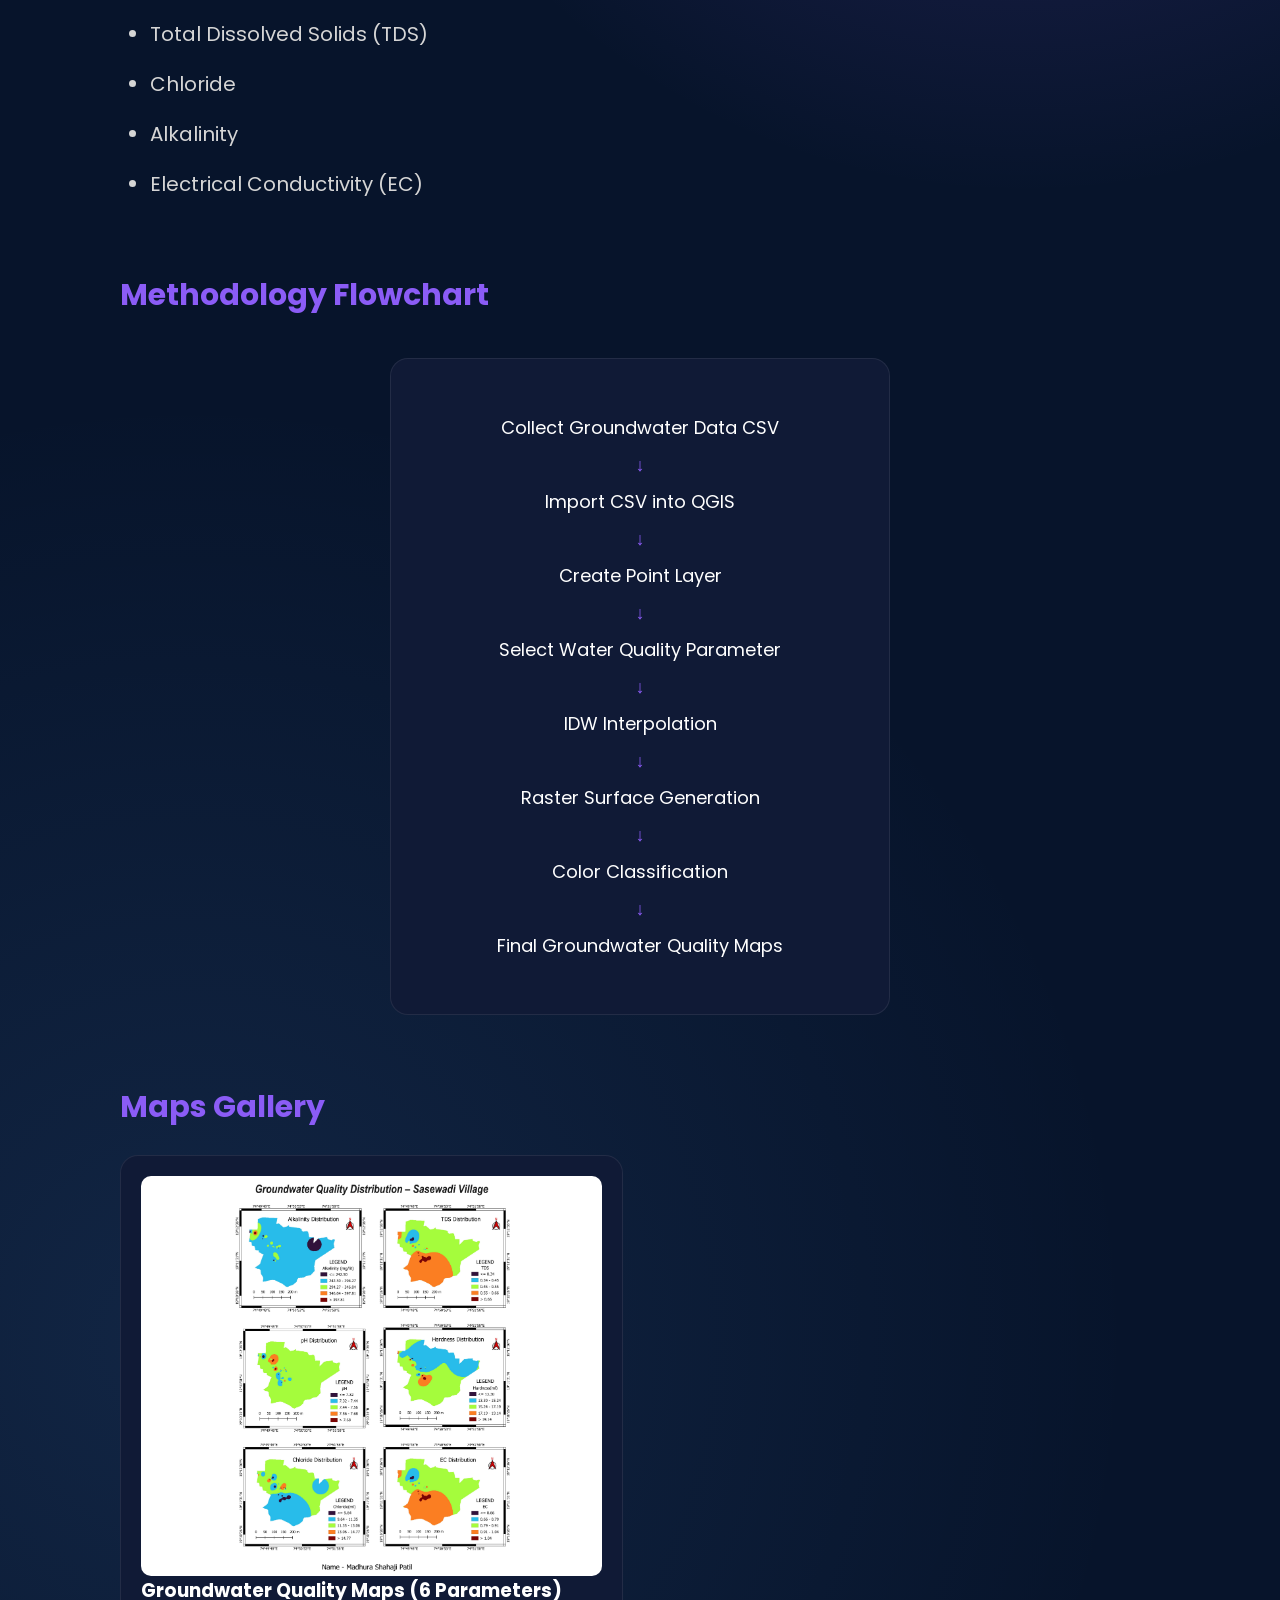
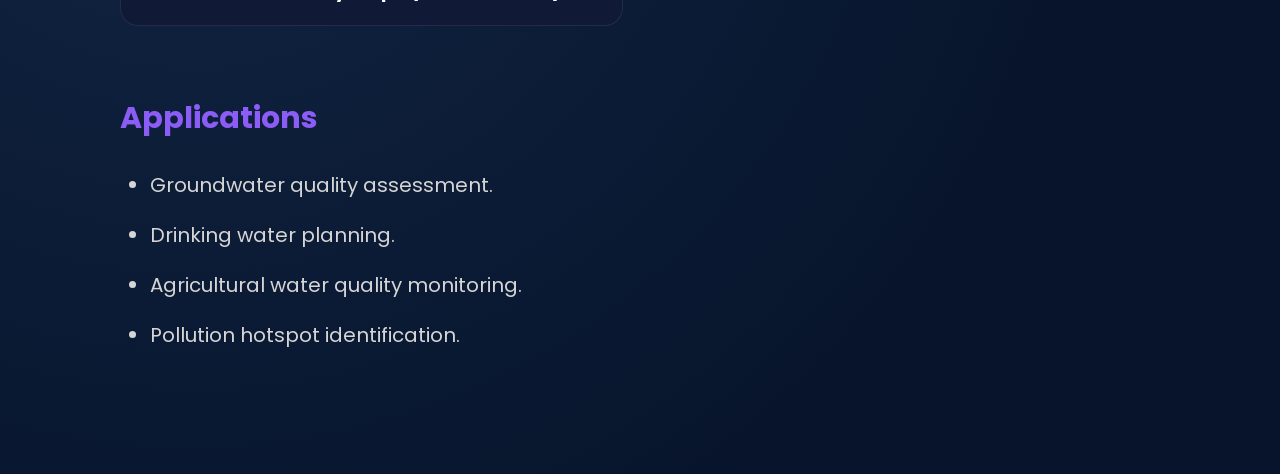
<file: pages/Water-Quality_project.html>
<!DOCTYPE html>
<html lang="en">

<head>

<meta charset="UTF-8">

<meta name="viewport" content="width=device-width, initial-scale=1.0">

<title>Groundwater Quality Mapping</title>

<link rel="preconnect" href="https://fonts.googleapis.com">

<link rel="preconnect" href="https://fonts.gstatic.com" crossorigin>

<link href="https://fonts.googleapis.com/css2?family=Poppins:wght@300;400;500;600;700&display=swap" rel="stylesheet">

<link rel="stylesheet" href="../style.css">

</head>

<body>

<div class="project-page">

<div class="back-section">

    <a href="../index.html#projects" class="back-btn">
        ← Back to Portfolio
    </a>

</div>

<section class="project-title">

    <div class="title-row">

        <span class="project-icon">💧</span>

        <div class="title-text">

         Groundwater
            <br>
         Quality Mapping

        </div>

    </div>

    <p>

        Spatial assessment of groundwater quality using
        Inverse Distance Weighted (IDW) interpolation in QGIS
        for groundwater quality assessment and resource management.

    </p>

</section>

<!-- INTRODUCTION -->

<section class="project-section">

<h2>Introduction</h2>

<p>

Groundwater Quality Mapping was carried out using
Inverse Distance Weighted (IDW) interpolation to
convert groundwater quality measurements collected
at sample locations into continuous spatial maps.

The analysis helps identify areas with good and poor
groundwater quality and supports groundwater resource
planning, environmental monitoring and sustainable
water management.

</p>

</section>

<!-- STUDY AREA -->

<section class="project-section">

<h2>Study Area</h2>

<p>

Study Area :
Sasewadi Village,
Bhor Taluka,
Pune District,
Maharashtra, India

</p>

</section>

<!-- OBJECTIVES -->

<section class="project-section">

<h2>Objectives</h2>

<ul>

<li>Prepare groundwater quality maps.</li>

<li>Identify contamination hotspots.</li>

<li>Predict groundwater quality in unsampled areas.</li>

<li>Support groundwater resource management.</li>

</ul>

</section>

<!-- SOFTWARE -->

<section class="project-section">

<h2>Software & Dataset Used</h2>

<div class="software-grid">

<div class="software-card">

QGIS

</div>

<div class="software-card">

Microsoft Excel

</div>

<div class="software-card">

Groundwater Sample Data

</div>

<div class="software-card">

Village Boundary

</div>

</div>

</section>

<!-- PARAMETERS -->

<section class="project-section">

<h2>Water Quality Parameters</h2>

<ul>

<li>pH</li>

<li>Hardness</li>

<li>Total Dissolved Solids (TDS)</li>

<li>Chloride</li>

<li>Alkalinity</li>

<li>Electrical Conductivity (EC)</li>

</ul>

</section>

<!-- FLOWCHART -->

<section class="project-section">

<h2>Methodology Flowchart</h2>

<div class="flowchart">

<div>Collect Groundwater Data CSV </div>

<div class="arrow">↓</div>

<div>Import CSV into QGIS</div>

<div class="arrow">↓</div>

<div>Create Point Layer</div>

<div class="arrow">↓</div>

<div>Select Water Quality Parameter</div>

<div class="arrow">↓</div>

<div>IDW Interpolation</div>

<div class="arrow">↓</div>

<div>Raster Surface Generation</div>

<div class="arrow">↓</div>

<div>Color Classification</div>

<div class="arrow">↓</div>

<div>Final Groundwater Quality Maps</div>

</div>

</section>

<!-- MAPS -->

<section class="project-section">

<h2>Maps Gallery</h2>

<div class="gallery">

<div class="gallery-item">

<img src="../assets/Images/Map_6.jpg" alt="Groundwater Quality">

<h3>Groundwater Quality Maps (6 Parameters)</h3>

</div>

</div>

</section>

<!-- APPLICATIONS -->

<section class="project-section">

<h2>Applications</h2>

<ul>

<li>Groundwater quality assessment.</li>

<li>Drinking water planning.</li>

<li>Agricultural water quality monitoring.</li>

<li>Pollution hotspot identification.</li>

</ul>

</section>

</div>

</body>

</html>
</file>
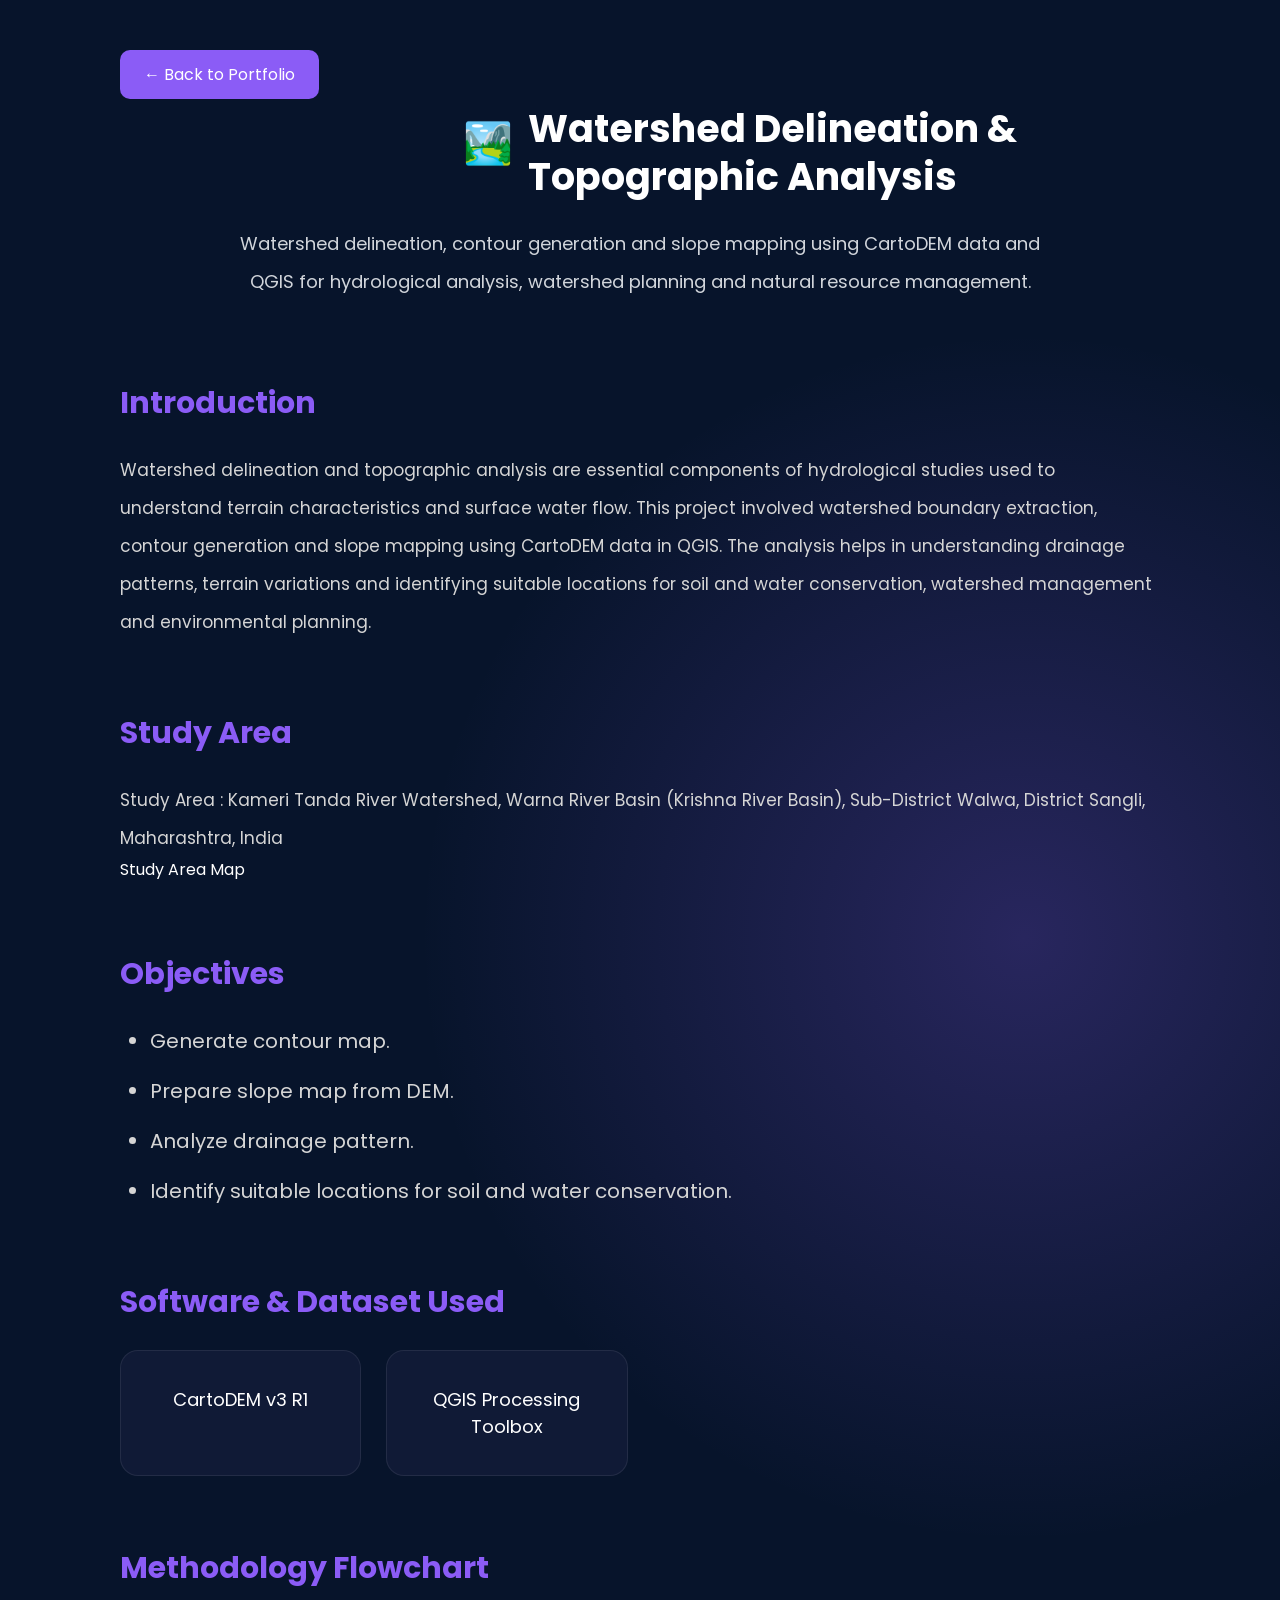
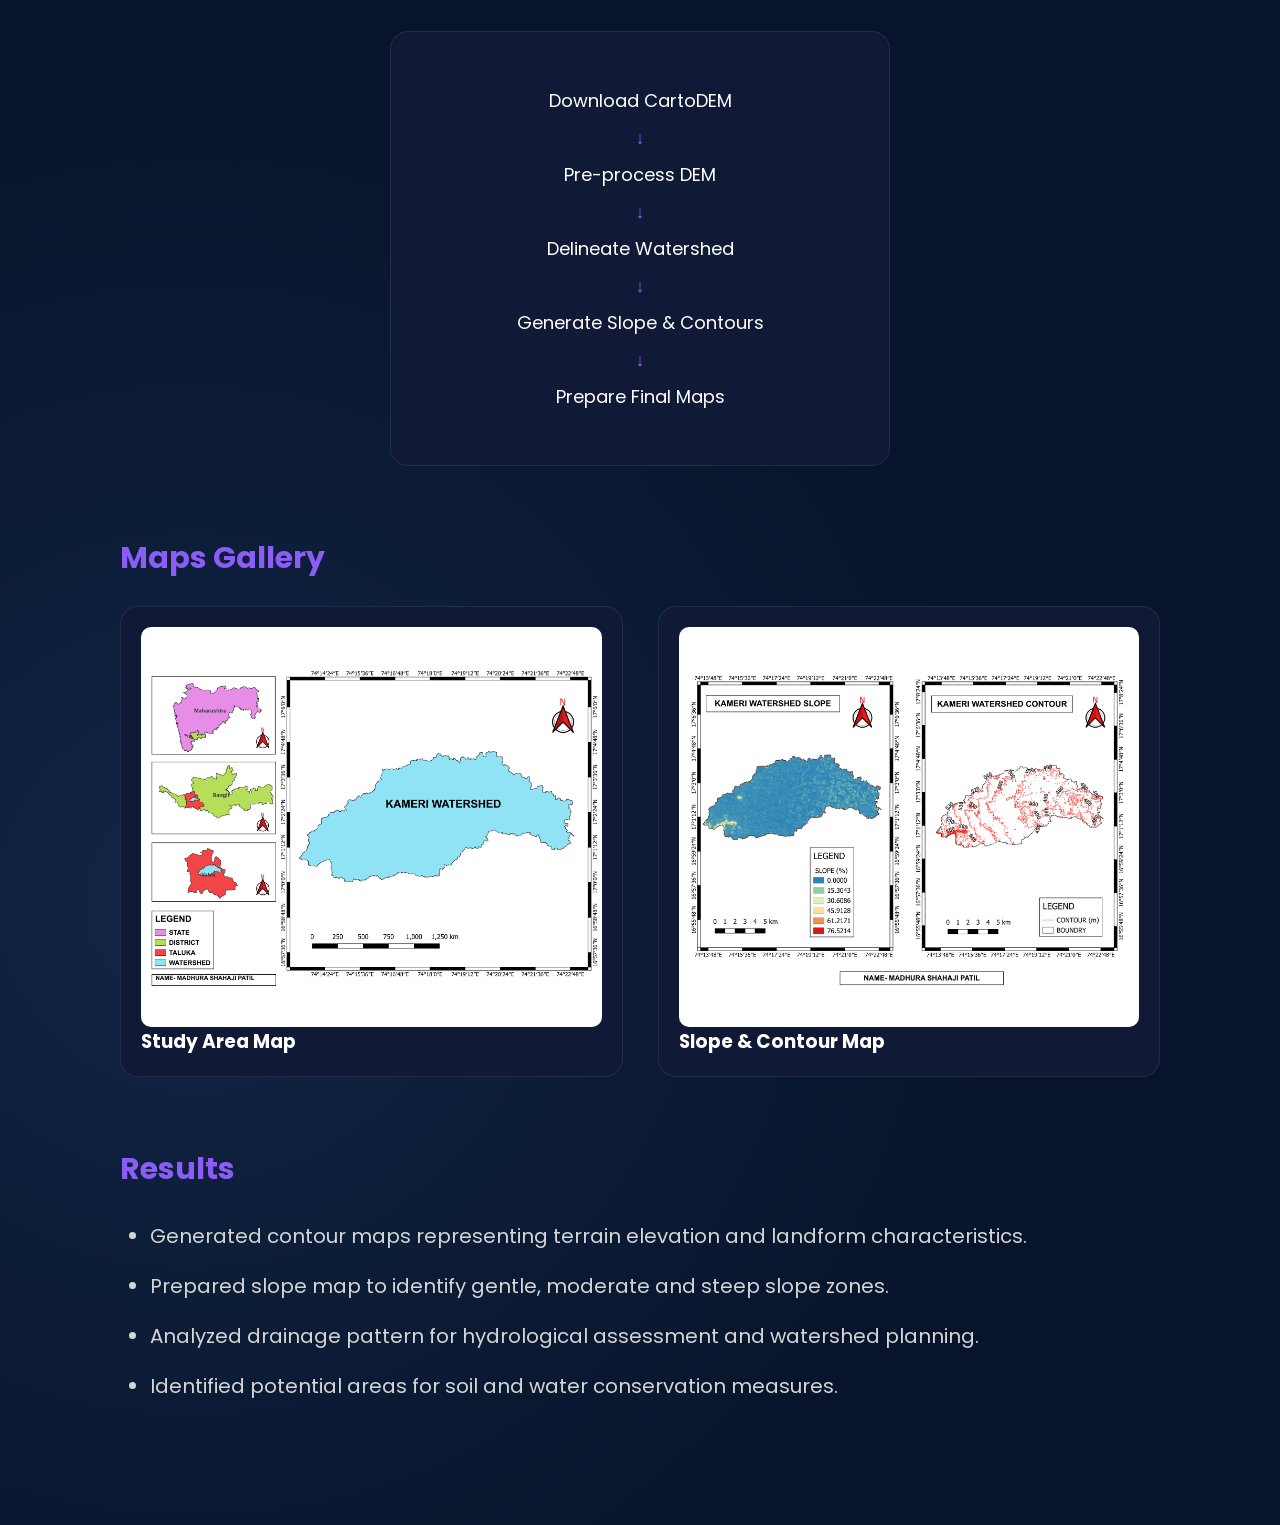
<file: pages/watershed-project.html>
<!DOCTYPE html>
<html lang="en">

<head>

<meta charset="UTF-8">

<meta name="viewport" content="width=device-width, initial-scale=1.0">

<title>Watershed Delineation & Topographic Analysis</title>

<link rel="preconnect" href="https://fonts.googleapis.com">

<link rel="preconnect" href="https://fonts.gstatic.com" crossorigin>

<link href="https://fonts.googleapis.com/css2?family=Poppins:wght@300;400;500;600;700&display=swap" rel="stylesheet">

<link rel="stylesheet" href="../style.css">

</head>

<body>

<div class="project-page">

<div class="back-section">

<a href="../index.html#projects" class="back-btn">
← Back to Portfolio
</a>

</div>

<section class="project-title">

<div class="title-row">

<span class="project-icon">🏞️</span>

<div class="title-text">

Watershed Delineation &
<br>
Topographic Analysis

</div>

</div>

<p>

Watershed delineation, contour generation and slope mapping
using CartoDEM data and QGIS for hydrological analysis,
watershed planning and natural resource management.

</p>

</section>

<!-- INTRODUCTION -->

<section class="project-section">

<h2>Introduction</h2>

<p>

Watershed delineation and topographic analysis are essential
components of hydrological studies used to understand terrain
characteristics and surface water flow. This project involved
watershed boundary extraction, contour generation and slope
mapping using CartoDEM data in QGIS. The analysis helps in
understanding drainage patterns, terrain variations and
identifying suitable locations for soil and water conservation,
watershed management and environmental planning.

</p>

</section>

<!-- STUDY AREA -->

<section class="project-section">

<h2>Study Area</h2>

<p>

Study Area :
Kameri Tanda River Watershed, Warna River Basin (Krishna River Basin),
Sub-District Walwa,
District Sangli,
Maharashtra, India

</p>

<div class="project-image">

Study Area Map

</div>

</section>

<!-- OBJECTIVES -->

<section class="project-section">

<h2>Objectives</h2>

<ul>

<li>Generate contour map.</li>

<li>Prepare slope map from DEM.</li>

<li>Analyze drainage pattern.</li>

<li>Identify suitable locations for soil and water conservation.</li>

</ul>

</section>

<!-- SOFTWARE -->

<section class="project-section">

<h2>Software & Dataset Used</h2>

<div class="software-grid">

<div class="software-card">

CartoDEM v3 R1

</div>

<div class="software-card">

QGIS Processing Toolbox

</div>

</div>

</section>

<!-- FLOWCHART -->

<section class="project-section">

<h2>Methodology Flowchart</h2>

<div class="flowchart">

<div>Download CartoDEM</div>

<div class="arrow">↓</div>

<div>Pre-process DEM</div>

<div class="arrow">↓</div>

<div>Delineate Watershed</div>

<div class="arrow">↓</div>

<div>Generate Slope & Contours</div>

<div class="arrow">↓</div>

<div>Prepare Final Maps</div>

</div>

</section>

<!-- MAPS -->

<section class="project-section">

<h2>Maps Gallery</h2>

<div class="gallery">

<div class="gallery-item">

<img src="../assets/Images/watershed/study-area.png"
alt="Study Area">

<h3>Study Area Map</h3>

</div>

<div class="gallery-item">

<img src="../assets/Images/watershed/topographic-analysis.png"
alt="Slope and Contour">

<h3>Slope & Contour Map</h3>

</div>

</div>

</section>

<!-- RESULTS -->

<section class="project-section">

<h2>Results</h2>

<ul>

<li>Generated contour maps representing terrain elevation and landform characteristics.</li>

<li>Prepared slope map to identify gentle, moderate and steep slope zones.</li>

<li>Analyzed drainage pattern for hydrological assessment and watershed planning.</li>

<li>Identified potential areas for soil and water conservation measures.</li>

</ul>

</section>

</div>

</body>

</html>
</file>
<file: style.css>
/* Reset */

html{

    scroll-behavior:smooth;

}

*{
    margin:0;
    padding:0;
    box-sizing:border-box;
}

/* Navigation */

nav{

    position:sticky;

    top:0;

    z-index:1000;

    display:flex;

    justify-content:space-between;

    align-items:center;

    padding:25px 80px;

    background:rgba(7,20,43,.85);

    backdrop-filter:blur(12px);

}

/* Logo */

.logo{

    font-size:30px;

    font-weight:700;

    color:#8B5CF6;

    letter-spacing:2px;

    cursor:pointer;

    transition:.3s;

}

/* Menu */

nav ul{
    display:flex;
    list-style:none;
    gap:40px;
    margin-left:auto;
}

/* Menu Links */

nav ul li a{
    color:white;
    text-decoration:none;
    font-size:16px;
    font-weight:500;
    transition:0.3s;
    position:relative;
}

nav ul li a:hover{
    color:#8B5CF6;
}

/* ===========================
   HERO SECTION
=========================== */

.hero{
    display:flex;
    justify-content:space-between;
    align-items:center;
    max-width:1400px;
    margin:70px auto;
    padding:40px 80px;
    min-height:85vh;
}

/* Left Side */

.hero-left{
    width:55%;
}

.hero-left h1{
    font-size:72px;
    font-weight:700;
    line-height:1.1;
    margin-bottom:25px;
}

.hero-left h1 span{

    background:linear-gradient(90deg,#8B5CF6,#C084FC);

    -webkit-background-clip:text;

    -webkit-text-fill-color:transparent;

}

.hero-left h2{
    font-size:34px;
    font-weight:600;
    color:#ffffff;
    margin-bottom:25px;
}

.hero-left p{
    font-size:18px;
    color:#B8B8B8;
    line-height:38px;
    max-width:650px;
}

/* Buttons */

.buttons{
    margin-top:50px;
}

.btn-primary,
.btn-secondary{
    padding:18px 45px;
    font-size:17px;
    border-radius:10px;
}

.btn-primary{
    background:#8B5CF6;
    color:white;
    border:none;
    margin-right:25px;
}

.btn-secondary{
    background:transparent;
    color:white;
    border:2px solid #8B5CF6;
}

/* Right Side */

.hero-right{
    width:45%;
    display:flex;
    justify-content:center;
    align-items:center;
}

.profile-circle{
    width:420px;
    height:420px;
    border:4px solid #8B5CF6;
    border-radius:50%;
    display:flex;
    justify-content:center;
    align-items:center;
    overflow:hidden;
    position:relative;
    box-shadow:0 0 120px rgba(139,92,246,.45);
    transition:0.4s ease;
}

body{
    background:
        radial-gradient(circle at 80% 30%, rgba(139,92,246,.25), transparent 25%),
        radial-gradient(circle at 15% 80%, rgba(96,165,250,.12), transparent 30%),
        #07142B;

    color:white;
    font-family:'Poppins', sans-serif;
    overflow-x:hidden;
}

.profile-circle span{
    font-size:120px;
    font-weight:700;
    color:#8B5CF6;
    letter-spacing:8px;
}

/* ===========================
   BUTTON HOVER
=========================== */

.btn-primary,
.btn-secondary{
    cursor:pointer;
    transition:0.3s ease;
}

.btn-primary:hover{
    background:#9f7aea;
    transform:translateY(-3px);
    box-shadow:0 10px 25px rgba(139,92,246,.4);
}

.btn-secondary:hover{
    background:#8B5CF6;
    color:white;
    transform:translateY(-3px);
}

/* ===========================
   NAVIGATION HOVER
=========================== */

nav ul li a::after{

    content:"";

    position:absolute;

    left:0;

    bottom:-6px;

    width:0;

    height:2px;

    background:#8B5CF6;

    transition:0.3s;

}

nav ul li a:hover{

    color:#8B5CF6;

}

nav ul li a:hover::after{

    width:100%;

}

/* ===========================
   BADGE
=========================== */

.badge{
    display:inline-block;
    padding:10px 22px;
    background:rgba(139,92,246,.15);
    border:1px solid rgba(139,92,246,.4);
    border-radius:30px;
    color:#C4B5FD;
    font-size:15px;
    margin-bottom:30px;
}

/* ===========================
   HERO ANIMATION
=========================== */

.hero{

    animation:fadeIn 1.2s ease;
}

@keyframes fadeIn{

    from{
        opacity:0;
        transform:translateY(40px);
    }

    to{
        opacity:1;
        transform:translateY(0);
    }

}

.profile-circle:hover{

    transform:scale(1.05);

    box-shadow:0 0 150px rgba(139,92,246,.7);

}

.logo:hover{

    transform:scale(1.1);

}

/* ===========================
   ABOUT SECTION
=========================== */

.about{

    max-width:1200px;

    margin:120px auto;

    padding:0 80px;

}

.about-container{

    background:#101A36;

    border:1px solid rgba(255,255,255,.08);

    border-radius:20px;

    padding:50px;

}

.about h2{

    font-size:42px;

    color:#8B5CF6;

    margin-bottom:15px;

}

.about p{

    font-size:17px;

    color:#D5D5D5;

    line-height:38px;

    margin-bottom:20px;

}

.about strong{

    color:white;

}

/* ===========================
   ABOUT LAYOUT
=========================== */

.about-grid{

    display:grid;

    grid-template-columns:1fr 1fr;

    gap:35px;

    margin-top:50px;

}

.left-column{

    display:flex;

    flex-direction:column;

    gap:35px;

}

.right-column{

    display:flex;

    justify-content:center;

}

.about-card{

    background:#101A36;

    border:1px solid rgba(255,255,255,.08);

    border-radius:20px;

    padding:35px;

    width:100%;

    transition:.35s;

    cursor:default;

    overflow:hidden;

    position:relative;

}

/* ===========================
   QUICK FACTS
=========================== */

.fact{

    margin-top:25px;

    padding-top:20px;

    border-top:1px solid rgba(255,255,255,.08);

}

.fact:first-of-type{

    border-top:none;

    padding-top:10px;

}

.fact h4{

    color:#ffffff;

    font-size:20px;

    margin-bottom:10px;

}

.fact p{

    color:#cfcfcf;

    font-size:18px;

    line-height:30px;

    margin:0;

}

/* ===========================
   ABOUT HEADING
=========================== */

.section-number{

    color:#8B5CF6;

    font-size:14px;

    font-weight:600;

    letter-spacing:3px;

    text-transform:uppercase;

}

.section-subtitle{

    color:#9CA3AF;

    margin-bottom:45px;

    font-size:18px;

}

/* ===========================
   ABOUT CARD HOVER
=========================== */

.about-card:hover{

    transform:translateY(-8px);

    border-color:#8B5CF6;

    box-shadow:0 15px 40px rgba(139,92,246,.20);

}

/* ===========================
   EDUCATION SECTION
=========================== */

.education{

    max-width:1200px;

    margin:120px auto;

    padding:0 80px;

}

.education-card{

    background:#101A36;

    border:1px solid rgba(255,255,255,.08);

    border-radius:20px;

    padding:35px;

    margin-top:30px;

    transition:.35s ease;

}

.education-card:hover{

    transform:translateY(-8px);

    border-color:#8B5CF6;

    box-shadow:0 15px 40px rgba(139,92,246,.20);

}

.education-card h3{

    color:white;

    font-size:22px;

    margin-bottom:20px;

}

.education-card p{

    color:#cfcfcf;

    font-size:17px;

    line-height:34px;

}

/* ===========================
   VIEW BUTTON
=========================== */

.view-btn{

    display:inline-block;

    margin-top:15px;

    padding:10px 22px;

    background:#8B5CF6;

    color:white;

    text-decoration:none;

    border-radius:8px;

    font-size:16px;

    transition:.3s;

}

.view-btn:hover{

    background:#A855F7;

    transform:translateY(-2px);

}

/* ===========================
   CERTIFICATE PAGE
=========================== */

/* ===========================
   CERTIFICATE PAGE
=========================== */

.certificate-page{

    max-width:1000px;

    margin:40px auto;

    padding:20px;

    text-align:center;

}

.back-btn{

    display:inline-block;

    float:left;

    background:#8B5CF6;

    color:white;

    text-decoration:none;

    padding:12px 24px;

    border-radius:10px;

    font-size:16px;

    transition:.3s;

}

.back-btn:hover{

    background:#A855F7;

    transform:translateY(-2px);

}

.certificate-page h1{

    font-size:36px;

    color:white;

    margin:25px 0 35px;

}

.certificate-box{

    display:flex;

    justify-content:center;

    align-items:center;

    background:#101A36;

    border:2px solid #8B5CF6;

    border-radius:18px;

    padding:35px;

    width:fit-content;

    max-width:95%;

    margin:0 auto;

    box-shadow:0 15px 40px rgba(0,0,0,.35);

}

.certificate-img{

    width:700px;

    max-width:100%;

    height:auto;

    display:block;

    border-radius:10px;

}

/* ===========================
   SKILLS SECTION
=========================== */

.skills{

    max-width:1200px;

    margin:120px auto;

    padding:0 80px;

}

.skill-heading{

    font-size:30px;

    color:#ffffff;

    margin:50px 0 30px;

}

.skills-grid{

    display:grid;

    grid-template-columns:repeat(3,1fr);

    gap:30px;

}

.skill-card{

    background:#101A36;

    border:1px solid rgba(255,255,255,.08);

    border-radius:20px;

    padding:35px 25px;

    text-align:center;

    transition:.35s ease;

    cursor:default;

}

.skill-card:hover{

    transform:translateY(-8px);

    border-color:#8B5CF6;

    box-shadow:0 15px 40px rgba(139,92,246,.20);

}

.skill-icon{

    font-size:48px;

    margin-bottom:20px;

}

.skill-card h4{

    font-size:21px;

    color:white;

    margin-bottom:15px;

}

.skill-card p{

    color:#CFCFCF;

    font-size:16px;

    line-height:30px;

}

/* ===========================
   EXPERIENCE SECTION
=========================== */

.experience{

    max-width:1200px;

    margin:120px auto;

    padding:0 80px;

}

.experience-card{

    background:#101A36;

    border:1px solid rgba(255,255,255,.08);

    border-radius:20px;

    padding:40px;

    transition:.35s ease;

}

.experience-card:hover{

    transform:translateY(-8px);

    border-color:#8B5CF6;

    box-shadow:0 15px 40px rgba(139,92,246,.20);

}

.experience-card h3{

    color:#ffffff;

    font-size:20px;

    margin-bottom:20px;

}

.experience-card p{

    color:#D1D5DB;

    font-size:17px;

    line-height:34px;

    margin-bottom:12px;

}

.experience-card ul{

    margin:20px 0 30px 25px;

}

.experience-card ul li{

    color:#D1D5DB;

    font-size:18px;

    line-height:34px;

    margin-bottom:8px;

}

/* ===========================
   CERTIFICATE BUTTONS
=========================== */

.certificate-buttons{

    display:flex;

    justify-content:center;

    gap:25px;

    margin-top:35px;

}

.certificate-buttons button{

    background:#8B5CF6;

    color:white;

    border:none;

    padding:12px 28px;

    border-radius:10px;

    font-size:16px;

    cursor:pointer;

    transition:.3s;

}

.certificate-buttons button:hover{

    background:#A855F7;

    transform:translateY(-3px);

}

/* ===========================
   PROJECT SECTION
=========================== */

.projects{

    max-width:1200px;

    margin:120px auto;

    padding:0 80px;

}

.project-grid{

    display:grid;

    grid-template-columns:1fr;

    margin-top:40px;

}

.project-card{

    background:#101A36;

    border:1px solid rgba(255,255,255,.08);

    border-radius:20px;

    padding:35px;

    transition:.35s;

}

.project-card:hover{

    transform:translateY(-8px);

    border-color:#8B5CF6;

    box-shadow:0 15px 40px rgba(139,92,246,.20);

}

.project-card h3{

    color:white;

    font-size:25px;

    margin-bottom:20px;

}

.project-card p{

    color:#d4d4d4;

    font-size:17px;

    line-height:34px;

    margin-bottom:35px;

}

.view-btn{

    display:inline-block;

    padding:14px 30px;

    background:#8B5CF6;

    color:white;

    text-decoration:none;

    border-radius:10px;

    transition:.3s;

}

.view-btn:hover{

    background:#9F7AEA;

}

/* Back Button */

.back-btn{

    display:inline-block;

    margin-bottom:40px;

}

.back-btn:hover{

    color:white;

}

/* ===========================
   PROJECT PAGE
=========================== */

.project-page{

    max-width:1200px;

    margin:auto;

    padding:50px 80px;

}

/* ===========================
   PROJECT TITLE
=========================== */

.project-title{

    margin:55px auto 80px;

    text-align:center;

}

.title-row{

    display:flex;

    justify-content:center;

    align-items:flex-start;

    gap:15px;

    margin-bottom:25px;

}

.project-icon{

    font-size:40px;

    margin-top:8px;

}

.title-text{

    font-size:38px;

    font-weight:700;

    line-height:1.25;

    text-align:left;

    color:#ffffff;

}

.project-title p{

    max-width:820px;

    margin:auto;

    font-size:18px;

    line-height:38px;

    color:#D1D5DB;

}

.back-section{

    display:block;

    width:100%;

    margin-bottom:40px;

}

/* Sections */

.project-section{

    margin-bottom:70px;

}

.project-section h2{

    font-size:30px;

    color:#8B5CF6;

    margin-bottom:25px;

}

.project-section p{

    font-size:17px;

    color:#D5D5D5;

    line-height:38px;

}

.project-section ul{

    margin-left:30px;

}

.project-section ul li{

    font-size:20px;

    color:#D5D5D5;

    line-height:38px;

    margin-bottom:12px;

}

/* Software */

.software-grid{

    display:grid;

    grid-template-columns:repeat(4,1fr);

    gap:25px;

}

.software-card{

    background:#101A36;

    border:1px solid rgba(255,255,255,.08);

    border-radius:18px;

    padding:35px;

    text-align:center;

    font-size:18px;

    transition:.35s;

}

.software-card:hover{

    transform:translateY(-8px);

    border-color:#8B5CF6;

}

/* Flowchart */

.flowchart{

    background:#101A36;

    border:1px solid rgba(255,255,255,.08);

    border-radius:18px;

    padding:45px;

    width:500px;

    margin:40px auto;

    text-align:center;

}

.flowchart div{

    font-size:18px;

    margin:10px 0;

}

.arrow{

    color:#8B5CF6;

    font-size:30px;

    font-weight:bold;

}

/* ===========================
   MAP GALLERY
=========================== */

.gallery{

    display:grid;

    grid-template-columns:repeat(2,1fr);

    gap:35px;

}

.gallery-item{

    background:#101A36;

    border:1px solid rgba(255,255,255,.08);

    border-radius:18px;

    overflow:hidden;

    transition:.35s;

    padding:20px;

}

.gallery-item:hover{

    transform:translateY(-8px);

    border-color:#8B5CF6;

    box-shadow:0 15px 40px rgba(139,92,246,.20);

}

.gallery-item img{

    width:100%;

    height:400px;

    object-fit:contain;

    object-position:center;

    background:white;

    border-radius:10px;

    display:block;

}

.gallery-item h4{

    font-size:18px;

    color:white;

    margin-top:20px;

    margin-bottom:10px;

}

.back-area{

    margin-bottom:35px;

}

.project-hero{

    text-align:center;

}

.project-hero h1{

    text-align:center;

}

.project-hero p{

    max-width:900px;

    margin:25px auto 0;

    text-align:center;

}

/* ===========================
   RUSLE FORMULA
=========================== */

.formula-box{

    max-width:550px;

    margin:35px auto;

    padding:25px;

    background:#101A36;

    border:2px solid #8B5CF6;

    border-radius:15px;

    text-align:center;

    box-shadow:0 10px 25px rgba(139,92,246,.20);

}

.formula-box h2{

    color:#8B5CF6;

    font-size:30px;

    font-weight:700;

    margin:0;

    letter-spacing:2px;

}

/* ===========================
   CONTACT SECTION
=========================== */

.contact{

    max-width:1200px;

    margin:120px auto;

    padding:0 80px;

    text-align:center;

}

.contact h2{

    font-size:42px;

    color:#8B5CF6;

    margin-bottom:18px;

}

.contact-container{

    margin-top:60px;

    display:flex;

    flex-direction:column;

    gap:22px;

}

.contact-card{

    display:flex;

    align-items:center;

    gap:30px;

    background:#101A36;

    border:1px solid rgba(255,255,255,.08);

    border-radius:18px;

    padding:28px 35px;

    transition:.35s;

}

.contact-card:hover{

    transform:translateY(-5px);

    border-color:#8B5CF6;

    box-shadow:0 15px 35px rgba(139,92,246,.18);

}

.contact-icon{

    width:70px;

    height:70px;

    display:flex;

    justify-content:center;

    align-items:center;

    font-size:34px;

    border-radius:15px;

    background:#8B5CF6;

    color:#fff;

    flex-shrink:0;

}

.contact-info{

    text-align:left;

    flex:1;

}

.contact-info h3{

    font-size:20px;

    margin-bottom:8px;

    color:#fff;

}

.contact-info p,

.contact-info a{

    font-size:16px;

    color:#D1D5DB;

    text-decoration:none;

    word-break:break-word;

}

.contact-info a:hover{

    color:#8B5CF6;

}

/* ===========================
   HERO BUTTONS
=========================== */

.hero-buttons{

    display:flex;

    justify-content:center;

    align-items:center;

    gap:20px;

    margin-top:45px;

    flex-wrap:wrap;

}

.btn-primary,
.btn-secondary{

    display:inline-flex;

    align-items:center;

    justify-content:center;

    padding:16px 34px;

    border-radius:12px;

    text-decoration:none;

    font-size:18px;

    font-weight:600;

    transition:.35s;

}

.btn-primary{

    background:#8B5CF6;

    color:#fff;

}

.btn-primary:hover{

    background:#A855F7;

    transform:translateY(-4px);

    box-shadow:0 12px 30px rgba(139,92,246,.35);

}

.btn-secondary{

    border:2px solid #8B5CF6;

    color:#8B5CF6;

    background:transparent;

}

.btn-secondary:hover{

    background:#8B5CF6;

    color:#fff;

    transform:translateY(-4px);

    box-shadow:0 12px 30px rgba(139,92,246,.35);

}
</file>
